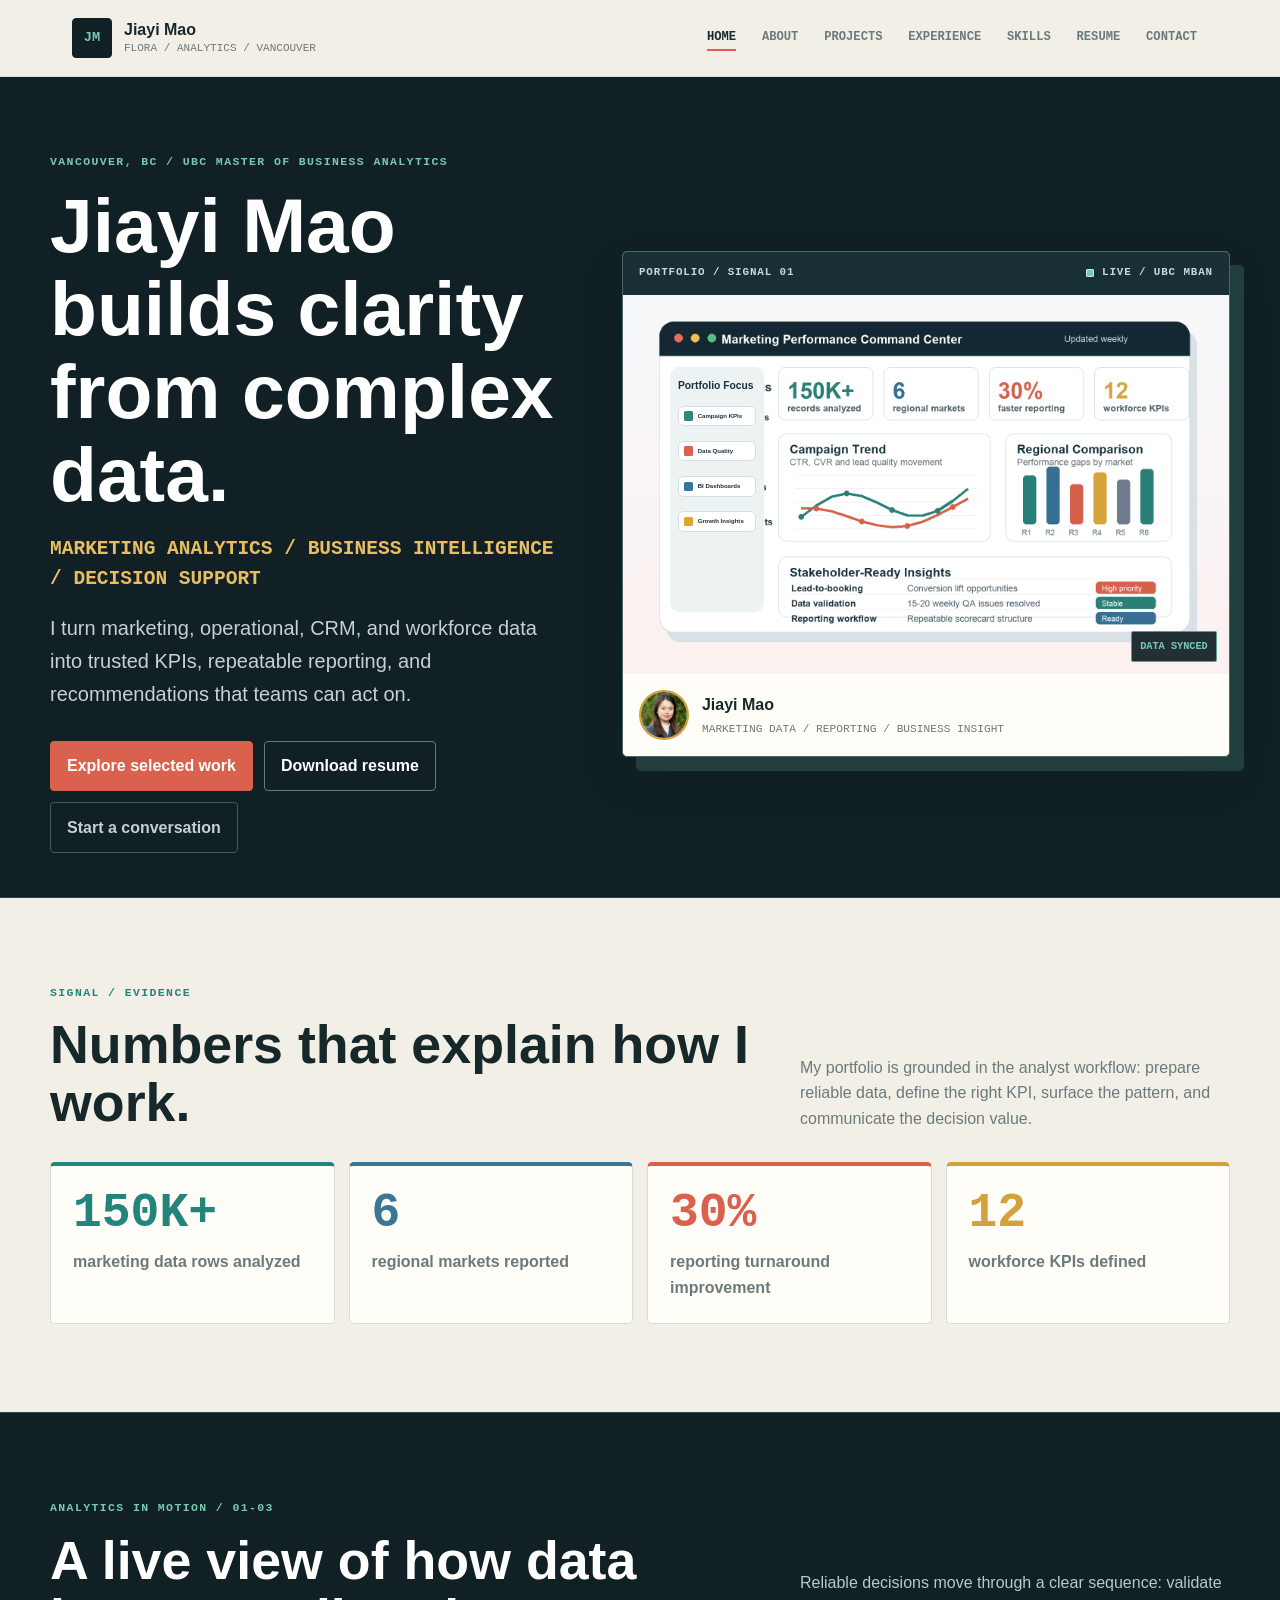
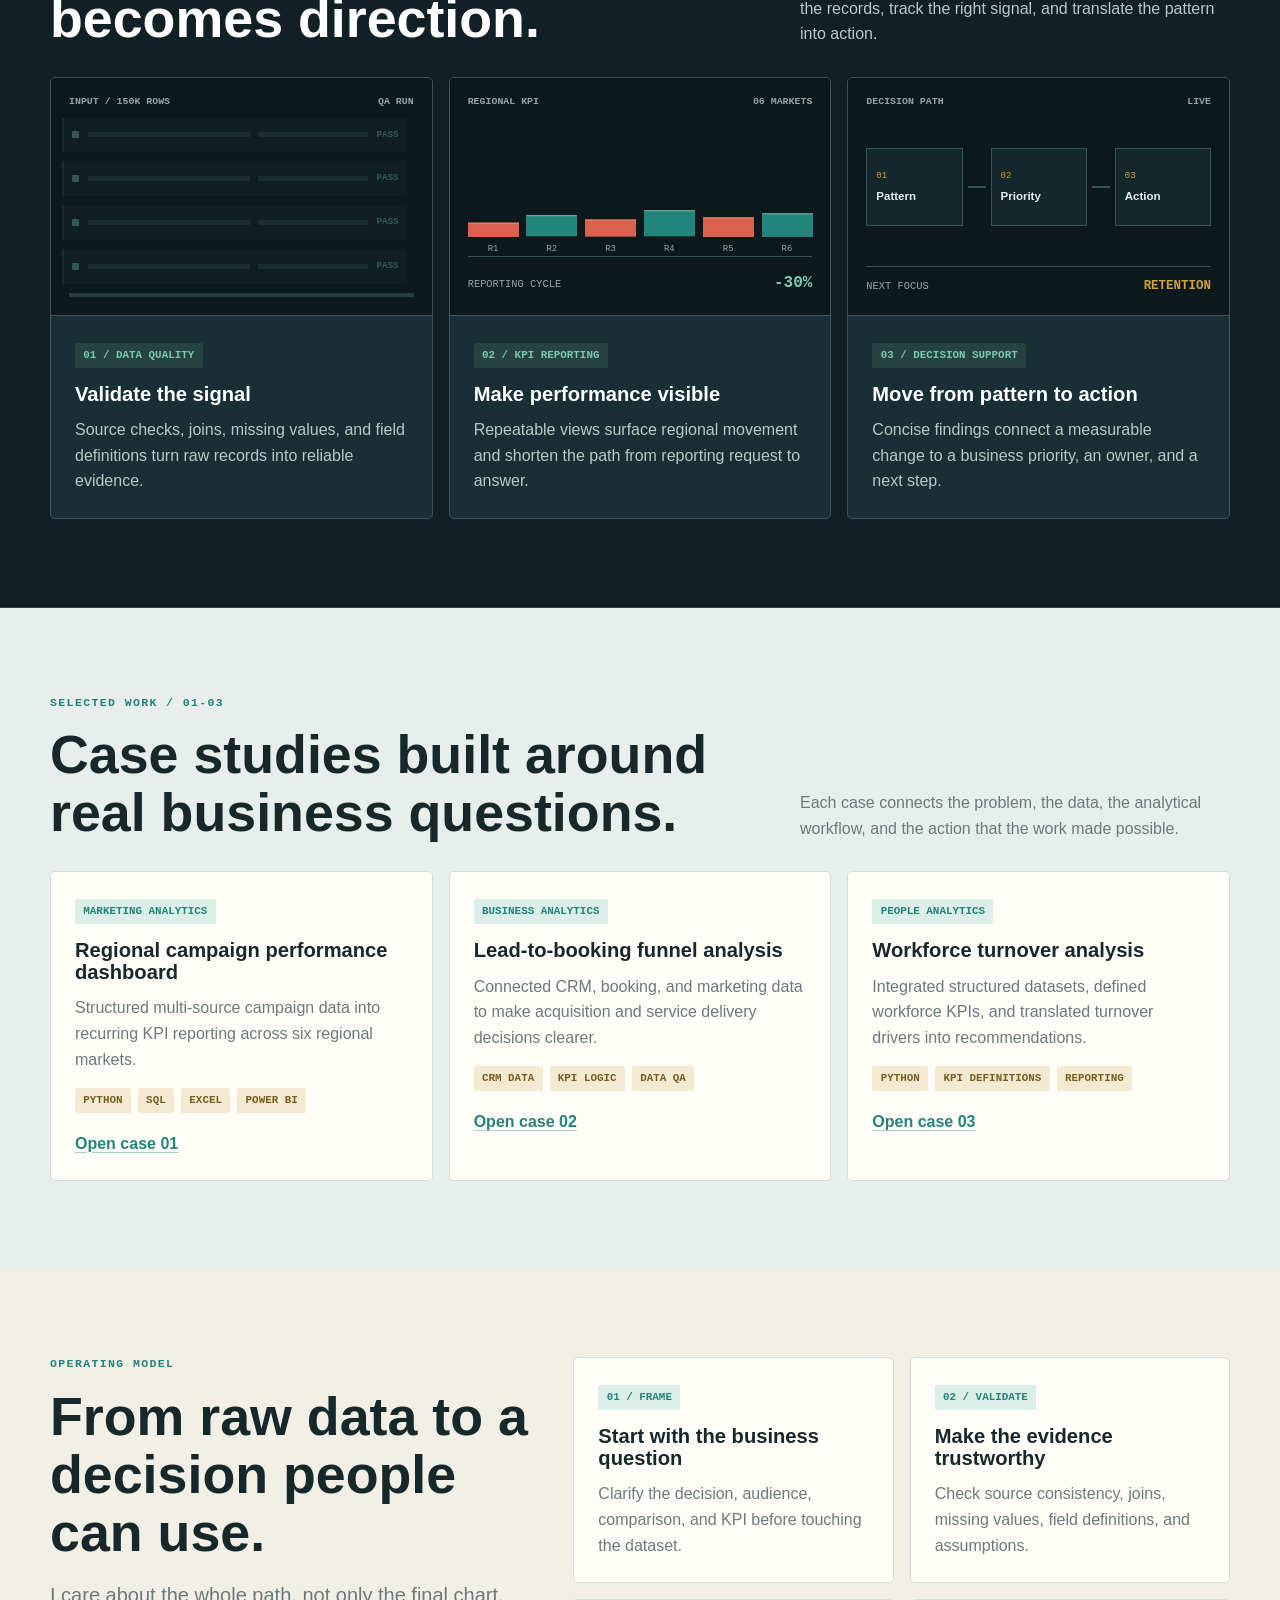
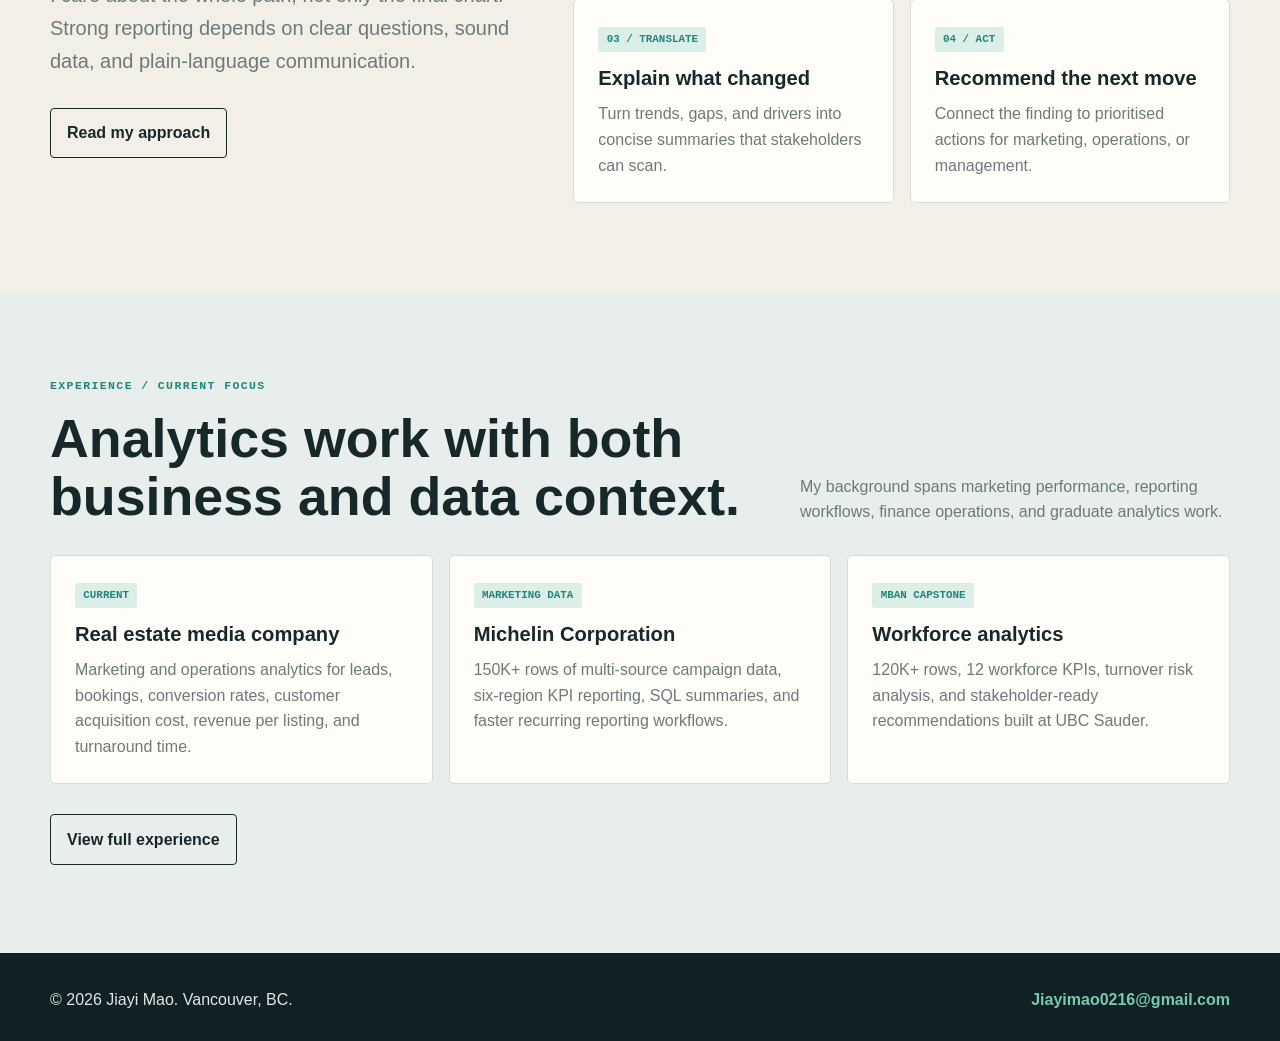
<file: index.html>
<!doctype html>
<html lang="en">
  <head>
    <meta charset="utf-8">
    <meta name="viewport" content="width=device-width, initial-scale=1">
    <meta name="description" content="Jiayi Mao is a Vancouver-based business analytics and marketing intelligence professional focused on KPIs, data quality, reporting, and growth insights.">
    <title>Jiayi Mao | Business Analytics &amp; Marketing Intelligence</title>
    <link rel="stylesheet" href="assets/css/styles.css">
  </head>
  <body data-page="home">
    <a class="skip-link" href="#main">Skip to content</a>
    <header class="site-header">
      <div class="nav-shell">
        <a class="brand" href="index.html" aria-label="Jiayi Mao home">
          <span class="brand-mark">JM</span>
          <span class="brand-text">
            <span class="brand-name">Jiayi Mao</span>
            <span class="brand-role">Flora / Analytics / Vancouver</span>
          </span>
        </a>
        <button class="nav-toggle" type="button" aria-expanded="false" aria-controls="site-nav">Menu</button>
        <nav class="site-nav" id="site-nav" aria-label="Primary navigation">
          <a href="index.html" data-page="home">Home</a>
          <a href="about.html" data-page="about">About</a>
          <a href="projects.html" data-page="projects">Projects</a>
          <a href="experience.html" data-page="experience">Experience</a>
          <a href="skills.html" data-page="skills">Skills</a>
          <a href="resume.html" data-page="resume">Resume</a>
          <a href="contact.html" data-page="contact">Contact</a>
        </nav>
      </div>
    </header>

    <main id="main">
      <section class="hero">
        <div class="hero-grid">
          <div>
            <p class="eyebrow">Vancouver, BC / UBC Master of Business Analytics</p>
            <h1>Jiayi Mao builds clarity from complex data.</h1>
            <p class="hero-subtitle">MARKETING ANALYTICS / BUSINESS INTELLIGENCE / DECISION SUPPORT</p>
            <p class="lead">I turn marketing, operational, CRM, and workforce data into trusted KPIs, repeatable reporting, and recommendations that teams can act on.</p>
            <div class="button-row" aria-label="Primary actions">
              <a class="button primary" href="projects.html">Explore selected work</a>
              <a class="button secondary" href="assets/resume/Jiayi-Mao-Resume-Complete.pdf" download>Download resume</a>
              <a class="button tertiary" href="contact.html">Start a conversation</a>
            </div>
          </div>

          <figure class="hero-visual">
            <div class="visual-topline">
              <span>Portfolio / signal 01</span>
              <span class="live-status"><span class="status-square" aria-hidden="true"></span>Live / UBC MBAN</span>
            </div>
            <div class="dashboard-frame">
              <img src="assets/img/analytics-dashboard.png" alt="Marketing performance dashboard showing campaign trends, regional comparison, and stakeholder-ready insights.">
              <div class="dashboard-focus-overlay" aria-hidden="true">
                <strong>Portfolio Focus</strong>
                <div class="dashboard-focus-list">
                  <span class="dashboard-focus-pill" style="--focus-color: #2f897f"><i></i><b>Campaign KPIs</b></span>
                  <span class="dashboard-focus-pill" style="--focus-color: #dc604c"><i></i><b>Data Quality</b></span>
                  <span class="dashboard-focus-pill" style="--focus-color: #39779a"><i></i><b>BI Dashboards</b></span>
                  <span class="dashboard-focus-pill" style="--focus-color: #dda632"><i></i><b>Growth Insights</b></span>
                </div>
              </div>
              <span class="dashboard-scan" aria-hidden="true"></span>
              <span class="dashboard-sync" aria-hidden="true">Data synced</span>
            </div>
            <figcaption class="visual-caption">
              <span class="portrait-wrap"><img src="assets/img/jiayi-mao.jpg" alt="Portrait of Jiayi Mao"></span>
              <span>
                <strong>Jiayi Mao</strong>
                <small>Marketing data / reporting / business insight</small>
              </span>
            </figcaption>
          </figure>
        </div>
      </section>

      <section class="section">
        <div class="container">
          <div class="section-heading">
            <div>
              <p class="eyebrow">Signal / evidence</p>
              <h2>Numbers that explain how I work.</h2>
            </div>
            <p>My portfolio is grounded in the analyst workflow: prepare reliable data, define the right KPI, surface the pattern, and communicate the decision value.</p>
          </div>
          <div class="metrics-grid" aria-label="Portfolio highlights">
            <div class="metric"><strong data-counter data-target="150" data-suffix="K+">150K+</strong><span>marketing data rows analyzed</span></div>
            <div class="metric"><strong data-counter data-target="6">6</strong><span>regional markets reported</span></div>
            <div class="metric"><strong data-counter data-target="30" data-suffix="%">30%</strong><span>reporting turnaround improvement</span></div>
            <div class="metric"><strong data-counter data-target="12">12</strong><span>workforce KPIs defined</span></div>
          </div>
        </div>
      </section>

      <section class="section motion-section" aria-labelledby="motion-title">
        <div class="container">
          <div class="section-heading">
            <div>
              <p class="eyebrow">Analytics in motion / 01-03</p>
              <h2 id="motion-title">A live view of how data becomes direction.</h2>
            </div>
            <p>Reliable decisions move through a clear sequence: validate the records, track the right signal, and translate the pattern into action.</p>
          </div>

          <div class="motion-grid">
            <article class="motion-card">
              <div class="motion-stage quality-stage" aria-hidden="true">
                <div class="stage-label"><span>INPUT / 150K ROWS</span><span>QA RUN</span></div>
                <div class="quality-row" style="--row: 0"><i></i><span></span><span></span><b>PASS</b></div>
                <div class="quality-row" style="--row: 1"><i></i><span></span><span></span><b>PASS</b></div>
                <div class="quality-row" style="--row: 2"><i></i><span></span><span></span><b>PASS</b></div>
                <div class="quality-row" style="--row: 3"><i></i><span></span><span></span><b>PASS</b></div>
                <div class="quality-progress"><span></span></div>
              </div>
              <div class="motion-copy">
                <span class="card-tag">01 / Data quality</span>
                <h3>Validate the signal</h3>
                <p>Source checks, joins, missing values, and field definitions turn raw records into reliable evidence.</p>
              </div>
            </article>

            <article class="motion-card">
              <div class="motion-stage kpi-stage" aria-hidden="true">
                <div class="stage-label"><span>REGIONAL KPI</span><span>06 MARKETS</span></div>
                <div class="kpi-chart">
                  <span class="kpi-bar" style="--bar: 48%; --column: 0"><i></i><small>R1</small></span>
                  <span class="kpi-bar" style="--bar: 71%; --column: 1"><i></i><small>R2</small></span>
                  <span class="kpi-bar" style="--bar: 57%; --column: 2"><i></i><small>R3</small></span>
                  <span class="kpi-bar" style="--bar: 88%; --column: 3"><i></i><small>R4</small></span>
                  <span class="kpi-bar" style="--bar: 66%; --column: 4"><i></i><small>R5</small></span>
                  <span class="kpi-bar" style="--bar: 79%; --column: 5"><i></i><small>R6</small></span>
                </div>
                <div class="kpi-readout"><span>Reporting cycle</span><strong>-30%</strong></div>
              </div>
              <div class="motion-copy">
                <span class="card-tag">02 / KPI reporting</span>
                <h3>Make performance visible</h3>
                <p>Repeatable views surface regional movement and shorten the path from reporting request to answer.</p>
              </div>
            </article>

            <article class="motion-card">
              <div class="motion-stage decision-stage" aria-hidden="true">
                <div class="stage-label"><span>DECISION PATH</span><span>LIVE</span></div>
                <div class="decision-track">
                  <div class="decision-node" style="--step: 0"><span>01</span><strong>Pattern</strong></div>
                  <div class="decision-link"><span></span></div>
                  <div class="decision-node" style="--step: 1"><span>02</span><strong>Priority</strong></div>
                  <div class="decision-link"><span></span></div>
                  <div class="decision-node" style="--step: 2"><span>03</span><strong>Action</strong></div>
                </div>
                <div class="decision-readout"><span>Next focus</span><strong>Retention</strong></div>
              </div>
              <div class="motion-copy">
                <span class="card-tag">03 / Decision support</span>
                <h3>Move from pattern to action</h3>
                <p>Concise findings connect a measurable change to a business priority, an owner, and a next step.</p>
              </div>
            </article>
          </div>
        </div>
      </section>

      <section class="section alt">
        <div class="container">
          <div class="section-heading">
            <div>
              <p class="eyebrow">Selected work / 01-03</p>
              <h2>Case studies built around real business questions.</h2>
            </div>
            <p>Each case connects the problem, the data, the analytical workflow, and the action that the work made possible.</p>
          </div>
          <div class="cards-grid">
            <article class="project-card">
              <span class="card-tag">Marketing analytics</span>
              <h3>Regional campaign performance dashboard</h3>
              <p>Structured multi-source campaign data into recurring KPI reporting across six regional markets.</p>
              <div class="tool-tags">
                <span class="tool-tag">Python</span>
                <span class="tool-tag">SQL</span>
                <span class="tool-tag">Excel</span>
                <span class="tool-tag">Power BI</span>
              </div>
              <a class="text-link" href="projects.html#regional-dashboard">Open case 01</a>
            </article>
            <article class="project-card">
              <span class="card-tag">Business analytics</span>
              <h3>Lead-to-booking funnel analysis</h3>
              <p>Connected CRM, booking, and marketing data to make acquisition and service delivery decisions clearer.</p>
              <div class="tool-tags">
                <span class="tool-tag">CRM data</span>
                <span class="tool-tag">KPI logic</span>
                <span class="tool-tag">Data QA</span>
              </div>
              <a class="text-link" href="projects.html#funnel-analysis">Open case 02</a>
            </article>
            <article class="project-card">
              <span class="card-tag">People analytics</span>
              <h3>Workforce turnover analysis</h3>
              <p>Integrated structured datasets, defined workforce KPIs, and translated turnover drivers into recommendations.</p>
              <div class="tool-tags">
                <span class="tool-tag">Python</span>
                <span class="tool-tag">KPI definitions</span>
                <span class="tool-tag">Reporting</span>
              </div>
              <a class="text-link" href="projects.html#workforce-analytics">Open case 03</a>
            </article>
          </div>
        </div>
      </section>

      <section class="section">
        <div class="container split-grid">
          <div>
            <p class="eyebrow">Operating model</p>
            <h2>From raw data to a decision people can use.</h2>
            <p class="lead">I care about the whole path, not only the final chart. Strong reporting depends on clear questions, sound data, and plain-language communication.</p>
            <div class="button-row">
              <a class="button secondary" href="about.html">Read my approach</a>
            </div>
          </div>
          <div class="cards-grid two">
            <article class="card">
              <span class="card-tag">01 / Frame</span>
              <h3>Start with the business question</h3>
              <p>Clarify the decision, audience, comparison, and KPI before touching the dataset.</p>
            </article>
            <article class="card">
              <span class="card-tag">02 / Validate</span>
              <h3>Make the evidence trustworthy</h3>
              <p>Check source consistency, joins, missing values, field definitions, and assumptions.</p>
            </article>
            <article class="card">
              <span class="card-tag">03 / Translate</span>
              <h3>Explain what changed</h3>
              <p>Turn trends, gaps, and drivers into concise summaries that stakeholders can scan.</p>
            </article>
            <article class="card">
              <span class="card-tag">04 / Act</span>
              <h3>Recommend the next move</h3>
              <p>Connect the finding to prioritised actions for marketing, operations, or management.</p>
            </article>
          </div>
        </div>
      </section>

      <section class="section alt">
        <div class="container">
          <div class="section-heading">
            <div>
              <p class="eyebrow">Experience / current focus</p>
              <h2>Analytics work with both business and data context.</h2>
            </div>
            <p>My background spans marketing performance, reporting workflows, finance operations, and graduate analytics work.</p>
          </div>
          <div class="cards-grid">
            <article class="card">
              <span class="card-tag">Current</span>
              <h3>Real estate media company</h3>
              <p>Marketing and operations analytics for leads, bookings, conversion rates, customer acquisition cost, revenue per listing, and turnaround time.</p>
            </article>
            <article class="card">
              <span class="card-tag">Marketing data</span>
              <h3>Michelin Corporation</h3>
              <p>150K+ rows of multi-source campaign data, six-region KPI reporting, SQL summaries, and faster recurring reporting workflows.</p>
            </article>
            <article class="card">
              <span class="card-tag">MBAN capstone</span>
              <h3>Workforce analytics</h3>
              <p>120K+ rows, 12 workforce KPIs, turnover risk analysis, and stakeholder-ready recommendations built at UBC Sauder.</p>
            </article>
          </div>
          <div class="button-row">
            <a class="button secondary" href="experience.html">View full experience</a>
          </div>
        </div>
      </section>
    </main>

    <footer class="footer">
      <div class="container">
        <p>&copy; <span class="current-year"></span> Jiayi Mao. Vancouver, BC.</p>
        <p><a href="mailto:Jiayimao0216@gmail.com">Jiayimao0216@gmail.com</a></p>
      </div>
    </footer>
    <script src="assets/js/site.js"></script>
  </body>
</html>
</file>
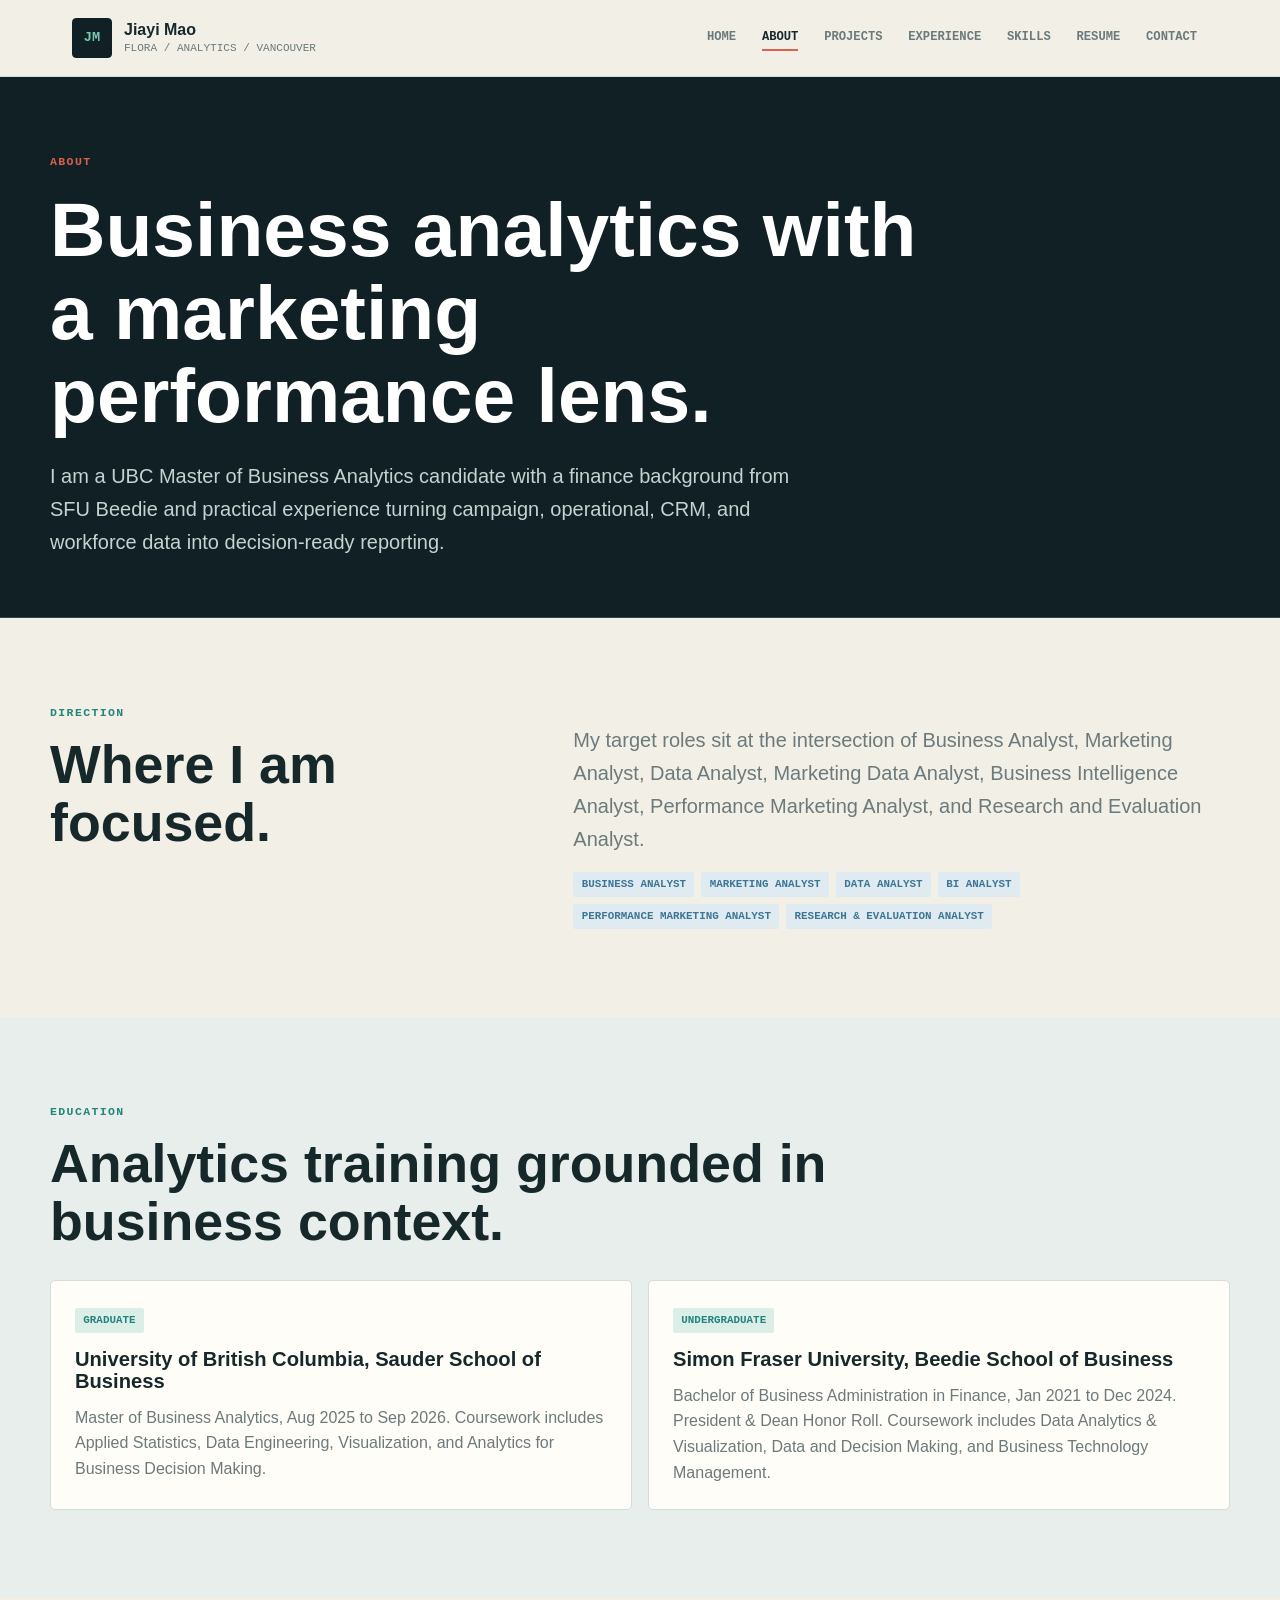
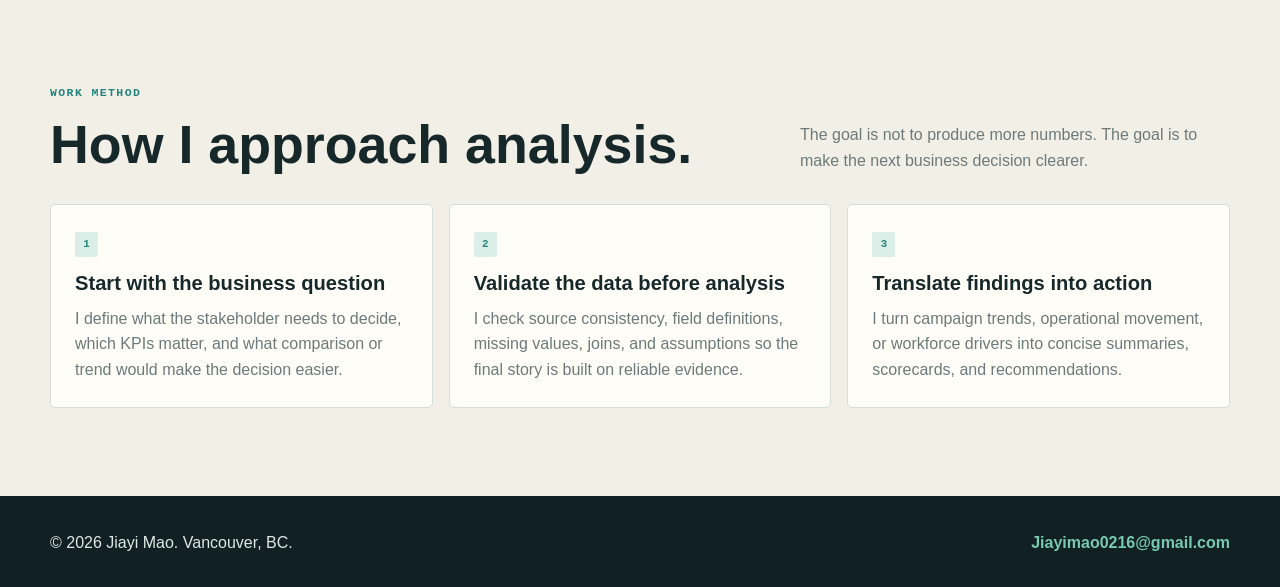
<file: about.html>
<!doctype html>
<html lang="en">
  <head>
    <meta charset="utf-8">
    <meta name="viewport" content="width=device-width, initial-scale=1">
    <meta name="description" content="About Jiayi Mao, UBC Master of Business Analytics candidate focused on business analytics, marketing analytics, and KPI reporting.">
    <title>About | Jiayi Mao</title>
    <link rel="stylesheet" href="assets/css/styles.css">
  </head>
  <body data-page="about">
    <a class="skip-link" href="#main">Skip to content</a>
    <header class="site-header">
      <div class="nav-shell">
        <a class="brand" href="index.html" aria-label="Jiayi Mao home">
          <span class="brand-mark">JM</span>
          <span class="brand-text">
            <span class="brand-name">Jiayi Mao</span>
            <span class="brand-role">Flora / Analytics / Vancouver</span>
          </span>
        </a>
        <button class="nav-toggle" type="button" aria-expanded="false" aria-controls="site-nav">Menu</button>
        <nav class="site-nav" id="site-nav" aria-label="Primary navigation">
          <a href="index.html" data-page="home">Home</a>
          <a href="about.html" data-page="about">About</a>
          <a href="projects.html" data-page="projects">Projects</a>
          <a href="experience.html" data-page="experience">Experience</a>
          <a href="skills.html" data-page="skills">Skills</a>
          <a href="resume.html" data-page="resume">Resume</a>
          <a href="contact.html" data-page="contact">Contact</a>
        </nav>
      </div>
    </header>

    <main id="main">
      <section class="page-hero">
        <div class="container">
          <p class="breadcrumb">About</p>
          <h1>Business analytics with a marketing performance lens.</h1>
          <p class="lead">I am a UBC Master of Business Analytics candidate with a finance background from SFU Beedie and practical experience turning campaign, operational, CRM, and workforce data into decision-ready reporting.</p>
        </div>
      </section>

      <section class="page-section">
        <div class="container split-grid">
          <div>
            <p class="eyebrow">Direction</p>
            <h2>Where I am focused.</h2>
          </div>
          <div>
            <p class="lead">My target roles sit at the intersection of Business Analyst, Marketing Analyst, Data Analyst, Marketing Data Analyst, Business Intelligence Analyst, Performance Marketing Analyst, and Research and Evaluation Analyst.</p>
            <div class="role-tags">
              <span class="role-tag">Business Analyst</span>
              <span class="role-tag">Marketing Analyst</span>
              <span class="role-tag">Data Analyst</span>
              <span class="role-tag">BI Analyst</span>
              <span class="role-tag">Performance Marketing Analyst</span>
              <span class="role-tag">Research &amp; Evaluation Analyst</span>
            </div>
          </div>
        </div>
      </section>

      <section class="page-section alt">
        <div class="container">
          <div class="section-heading">
            <div>
              <p class="eyebrow">Education</p>
              <h2>Analytics training grounded in business context.</h2>
            </div>
          </div>
          <div class="cards-grid two">
            <article class="card">
              <span class="card-tag">Graduate</span>
              <h3>University of British Columbia, Sauder School of Business</h3>
              <p>Master of Business Analytics, Aug 2025 to Sep 2026. Coursework includes Applied Statistics, Data Engineering, Visualization, and Analytics for Business Decision Making.</p>
            </article>
            <article class="card">
              <span class="card-tag">Undergraduate</span>
              <h3>Simon Fraser University, Beedie School of Business</h3>
              <p>Bachelor of Business Administration in Finance, Jan 2021 to Dec 2024. President &amp; Dean Honor Roll. Coursework includes Data Analytics &amp; Visualization, Data and Decision Making, and Business Technology Management.</p>
            </article>
          </div>
        </div>
      </section>

      <section class="page-section">
        <div class="container">
          <div class="section-heading">
            <div>
              <p class="eyebrow">Work Method</p>
              <h2>How I approach analysis.</h2>
            </div>
            <p>The goal is not to produce more numbers. The goal is to make the next business decision clearer.</p>
          </div>
          <div class="cards-grid">
            <article class="card">
              <span class="card-tag">1</span>
              <h3>Start with the business question</h3>
              <p>I define what the stakeholder needs to decide, which KPIs matter, and what comparison or trend would make the decision easier.</p>
            </article>
            <article class="card">
              <span class="card-tag">2</span>
              <h3>Validate the data before analysis</h3>
              <p>I check source consistency, field definitions, missing values, joins, and assumptions so the final story is built on reliable evidence.</p>
            </article>
            <article class="card">
              <span class="card-tag">3</span>
              <h3>Translate findings into action</h3>
              <p>I turn campaign trends, operational movement, or workforce drivers into concise summaries, scorecards, and recommendations.</p>
            </article>
          </div>
        </div>
      </section>
    </main>

    <footer class="footer">
      <div class="container">
        <p>&copy; <span class="current-year"></span> Jiayi Mao. Vancouver, BC.</p>
        <p><a href="mailto:Jiayimao0216@gmail.com">Jiayimao0216@gmail.com</a></p>
      </div>
    </footer>
    <script src="assets/js/site.js"></script>
  </body>
</html>
</file>
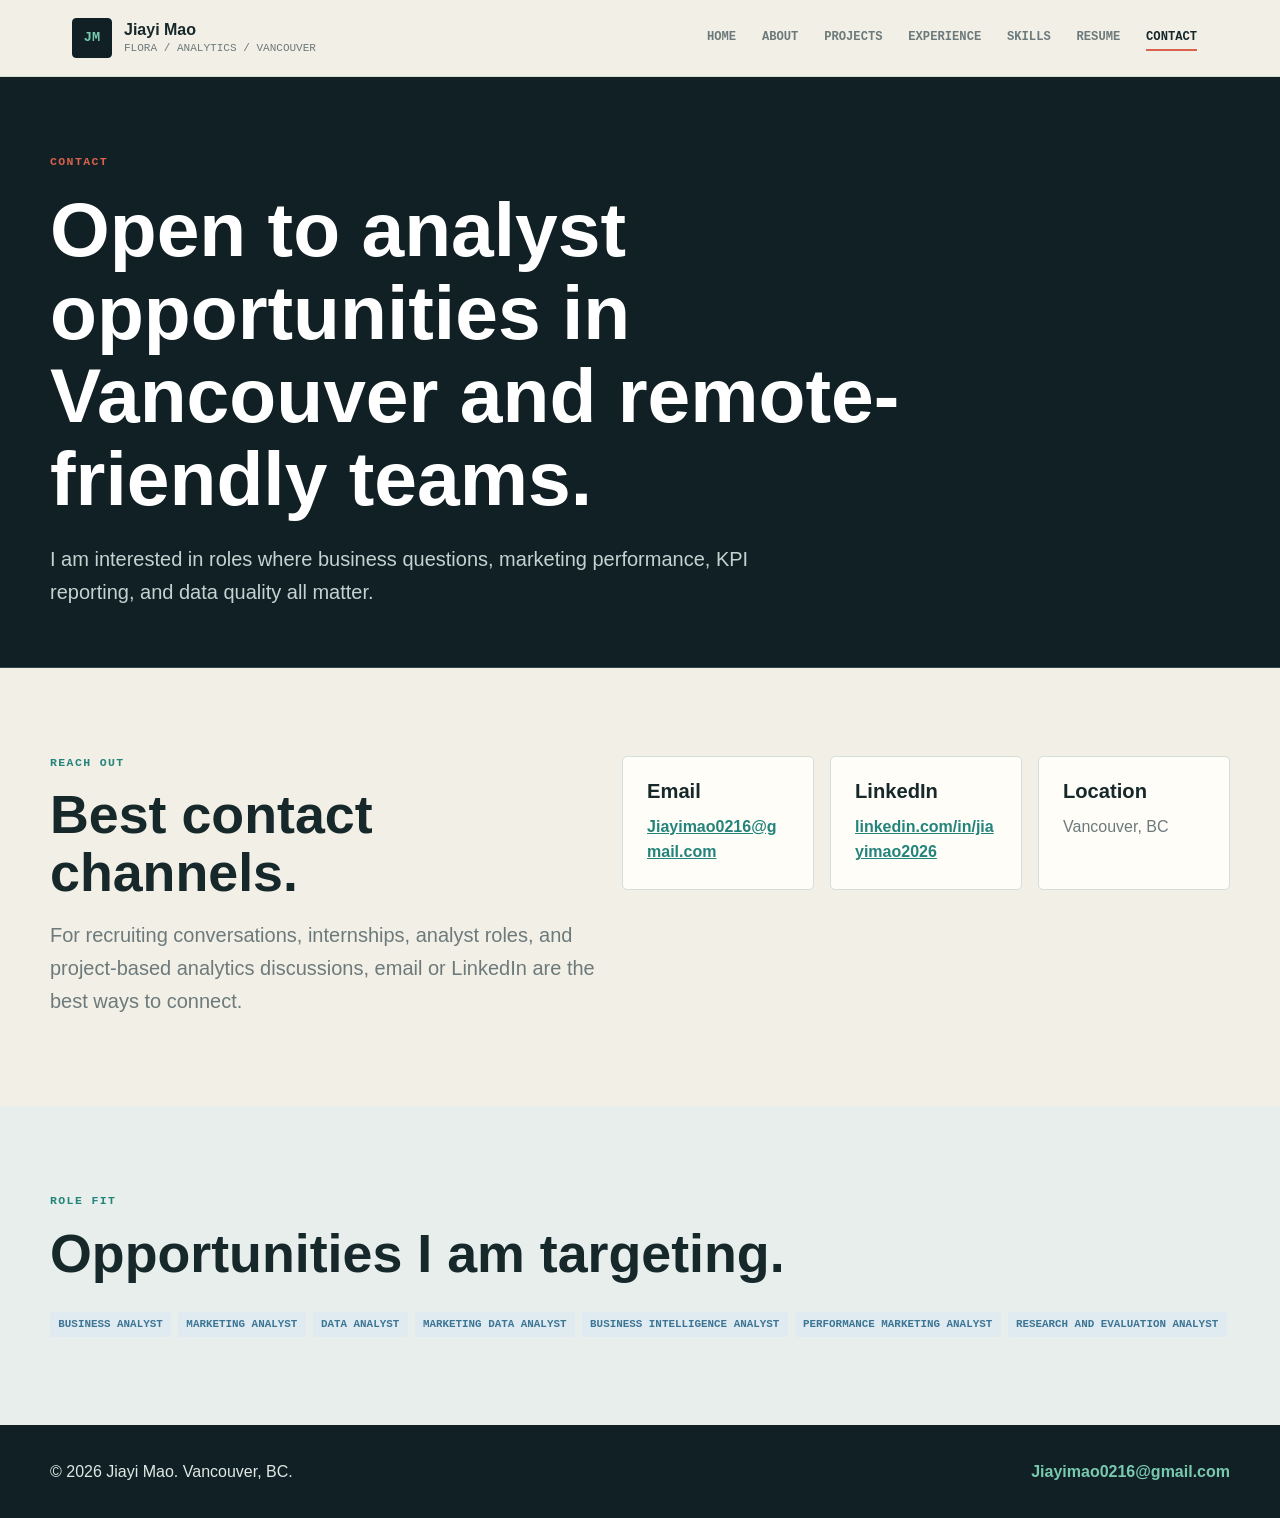
<file: contact.html>
<!doctype html>
<html lang="en">
  <head>
    <meta charset="utf-8">
    <meta name="viewport" content="width=device-width, initial-scale=1">
    <meta name="description" content="Contact Jiayi Mao for marketing analytics, business analytics, and business intelligence opportunities.">
    <title>Contact | Jiayi Mao</title>
    <link rel="stylesheet" href="assets/css/styles.css">
  </head>
  <body data-page="contact">
    <a class="skip-link" href="#main">Skip to content</a>
    <header class="site-header">
      <div class="nav-shell">
        <a class="brand" href="index.html" aria-label="Jiayi Mao home">
          <span class="brand-mark">JM</span>
          <span class="brand-text">
            <span class="brand-name">Jiayi Mao</span>
            <span class="brand-role">Flora / Analytics / Vancouver</span>
          </span>
        </a>
        <button class="nav-toggle" type="button" aria-expanded="false" aria-controls="site-nav">Menu</button>
        <nav class="site-nav" id="site-nav" aria-label="Primary navigation">
          <a href="index.html" data-page="home">Home</a>
          <a href="about.html" data-page="about">About</a>
          <a href="projects.html" data-page="projects">Projects</a>
          <a href="experience.html" data-page="experience">Experience</a>
          <a href="skills.html" data-page="skills">Skills</a>
          <a href="resume.html" data-page="resume">Resume</a>
          <a href="contact.html" data-page="contact">Contact</a>
        </nav>
      </div>
    </header>

    <main id="main">
      <section class="page-hero">
        <div class="container">
          <p class="breadcrumb">Contact</p>
          <h1>Open to analyst opportunities in Vancouver and remote-friendly teams.</h1>
          <p class="lead">I am interested in roles where business questions, marketing performance, KPI reporting, and data quality all matter.</p>
        </div>
      </section>

      <section class="page-section">
        <div class="container contact-grid">
          <div>
            <p class="eyebrow">Reach Out</p>
            <h2>Best contact channels.</h2>
            <p class="lead">For recruiting conversations, internships, analyst roles, and project-based analytics discussions, email or LinkedIn are the best ways to connect.</p>
          </div>
          <div class="cards-grid">
            <article class="contact-method">
              <h3>Email</h3>
              <p><a href="mailto:Jiayimao0216@gmail.com">Jiayimao0216@gmail.com</a></p>
            </article>
            <article class="contact-method">
              <h3>LinkedIn</h3>
              <p><a href="https://www.linkedin.com/in/jiayimao2026">linkedin.com/in/jiayimao2026</a></p>
            </article>
            <article class="contact-method">
              <h3>Location</h3>
              <p>Vancouver, BC</p>
            </article>
          </div>
        </div>
      </section>

      <section class="page-section alt">
        <div class="container">
          <div class="section-heading">
            <div>
              <p class="eyebrow">Role Fit</p>
              <h2>Opportunities I am targeting.</h2>
            </div>
          </div>
          <div class="role-tags">
            <span class="role-tag">Business Analyst</span>
            <span class="role-tag">Marketing Analyst</span>
            <span class="role-tag">Data Analyst</span>
            <span class="role-tag">Marketing Data Analyst</span>
            <span class="role-tag">Business Intelligence Analyst</span>
            <span class="role-tag">Performance Marketing Analyst</span>
            <span class="role-tag">Research and Evaluation Analyst</span>
          </div>
        </div>
      </section>
    </main>

    <footer class="footer">
      <div class="container">
        <p>&copy; <span class="current-year"></span> Jiayi Mao. Vancouver, BC.</p>
        <p><a href="mailto:Jiayimao0216@gmail.com">Jiayimao0216@gmail.com</a></p>
      </div>
    </footer>
    <script src="assets/js/site.js"></script>
  </body>
</html>
</file>
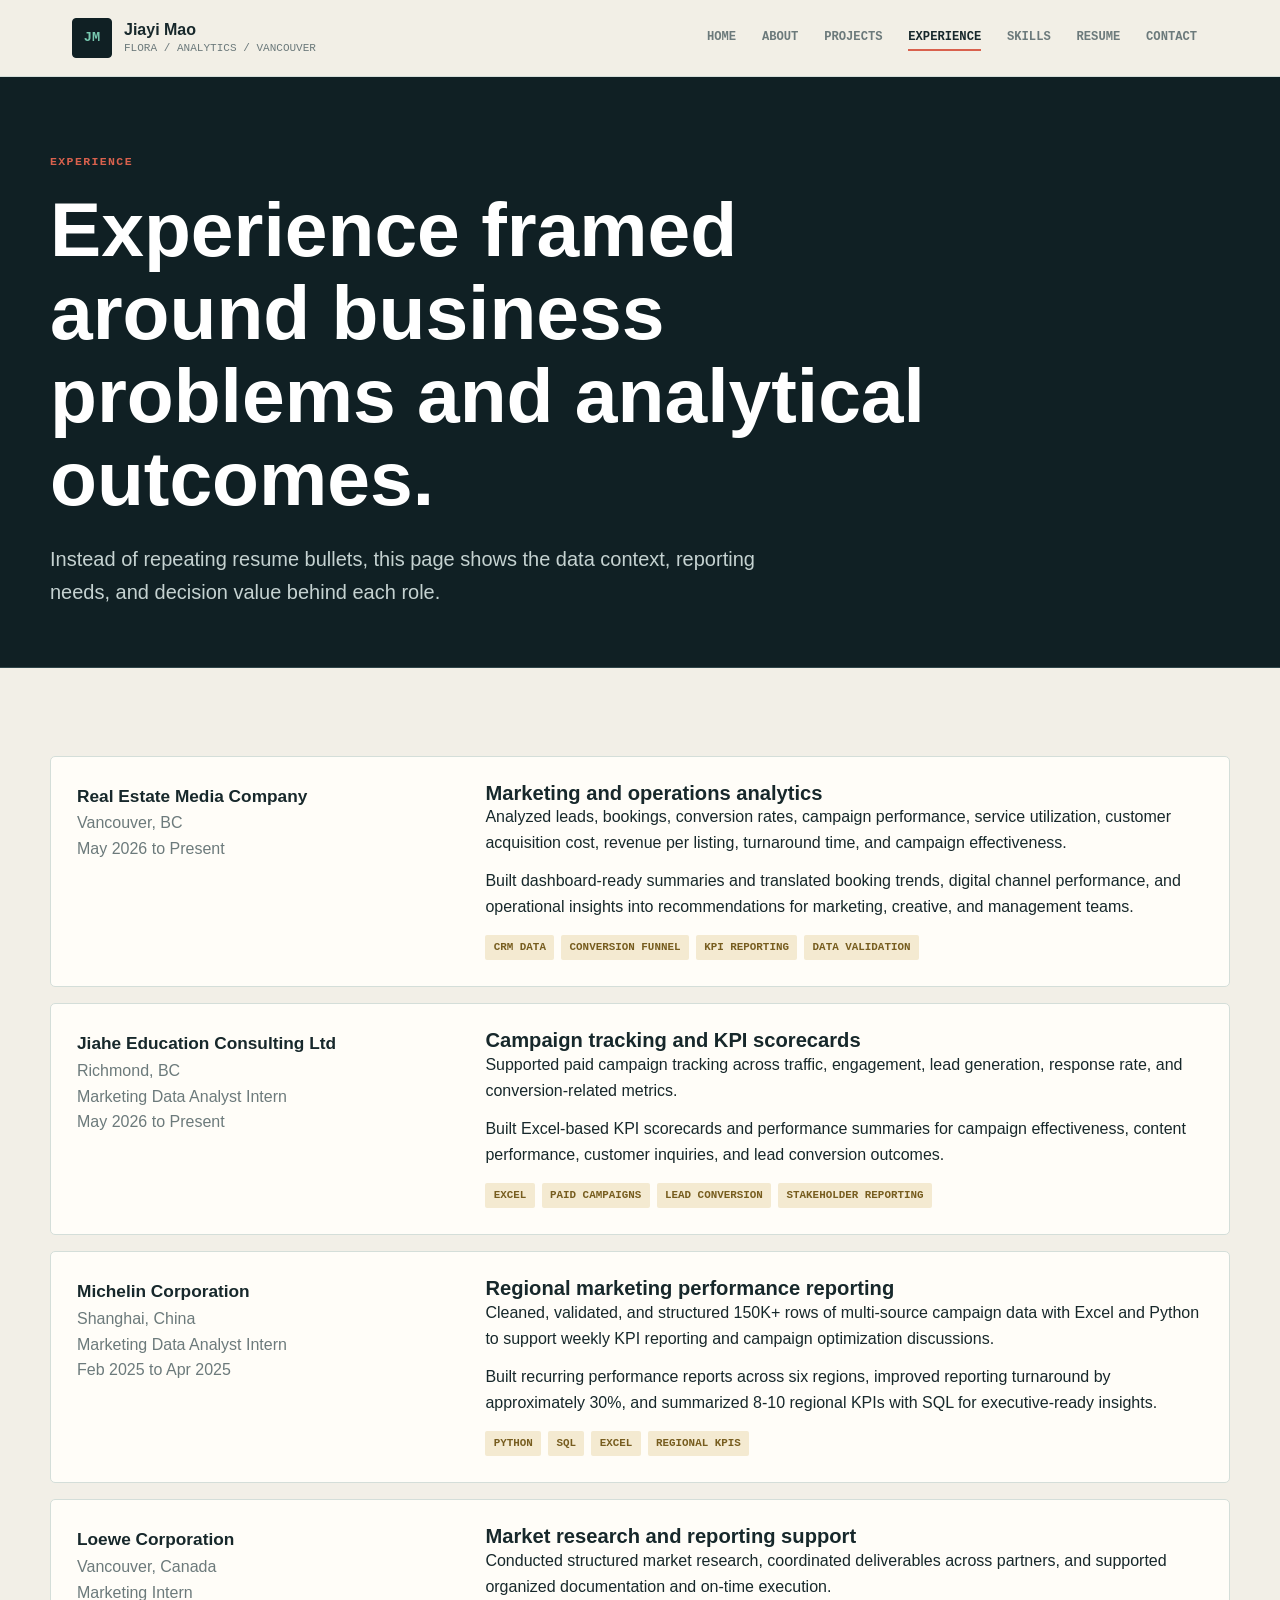
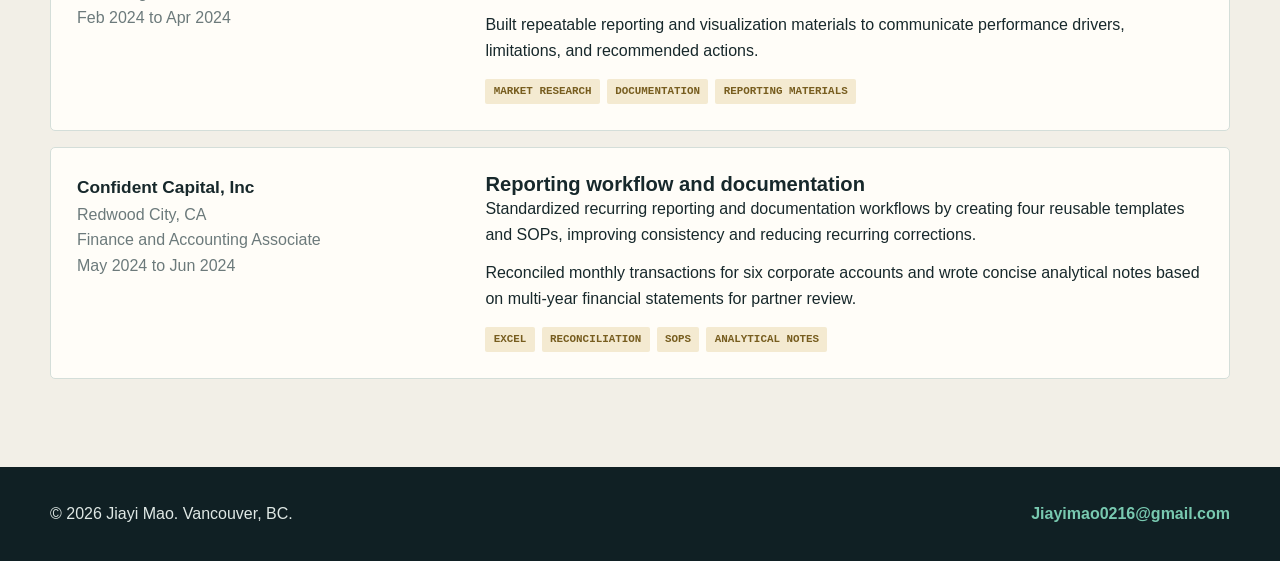
<file: experience.html>
<!doctype html>
<html lang="en">
  <head>
    <meta charset="utf-8">
    <meta name="viewport" content="width=device-width, initial-scale=1">
    <meta name="description" content="Professional experience for Jiayi Mao across marketing analytics, business reporting, data validation, finance, and project support.">
    <title>Experience | Jiayi Mao</title>
    <link rel="stylesheet" href="assets/css/styles.css">
  </head>
  <body data-page="experience">
    <a class="skip-link" href="#main">Skip to content</a>
    <header class="site-header">
      <div class="nav-shell">
        <a class="brand" href="index.html" aria-label="Jiayi Mao home">
          <span class="brand-mark">JM</span>
          <span class="brand-text">
            <span class="brand-name">Jiayi Mao</span>
            <span class="brand-role">Flora / Analytics / Vancouver</span>
          </span>
        </a>
        <button class="nav-toggle" type="button" aria-expanded="false" aria-controls="site-nav">Menu</button>
        <nav class="site-nav" id="site-nav" aria-label="Primary navigation">
          <a href="index.html" data-page="home">Home</a>
          <a href="about.html" data-page="about">About</a>
          <a href="projects.html" data-page="projects">Projects</a>
          <a href="experience.html" data-page="experience">Experience</a>
          <a href="skills.html" data-page="skills">Skills</a>
          <a href="resume.html" data-page="resume">Resume</a>
          <a href="contact.html" data-page="contact">Contact</a>
        </nav>
      </div>
    </header>

    <main id="main">
      <section class="page-hero">
        <div class="container">
          <p class="breadcrumb">Experience</p>
          <h1>Experience framed around business problems and analytical outcomes.</h1>
          <p class="lead">Instead of repeating resume bullets, this page shows the data context, reporting needs, and decision value behind each role.</p>
        </div>
      </section>

      <section class="page-section">
        <div class="container experience-list">
          <article class="experience-item">
            <div class="experience-meta">
              <strong>Real Estate Media Company</strong>
              <span>Vancouver, BC</span><br>
              <span>May 2026 to Present</span>
            </div>
            <div class="experience-body">
              <h3>Marketing and operations analytics</h3>
              <p>Analyzed leads, bookings, conversion rates, campaign performance, service utilization, customer acquisition cost, revenue per listing, turnaround time, and campaign effectiveness.</p>
              <p>Built dashboard-ready summaries and translated booking trends, digital channel performance, and operational insights into recommendations for marketing, creative, and management teams.</p>
              <div class="tool-tags">
                <span class="tool-tag">CRM Data</span>
                <span class="tool-tag">Conversion Funnel</span>
                <span class="tool-tag">KPI Reporting</span>
                <span class="tool-tag">Data Validation</span>
              </div>
            </div>
          </article>

          <article class="experience-item">
            <div class="experience-meta">
              <strong>Jiahe Education Consulting Ltd</strong>
              <span>Richmond, BC</span><br>
              <span>Marketing Data Analyst Intern</span><br>
              <span>May 2026 to Present</span>
            </div>
            <div class="experience-body">
              <h3>Campaign tracking and KPI scorecards</h3>
              <p>Supported paid campaign tracking across traffic, engagement, lead generation, response rate, and conversion-related metrics.</p>
              <p>Built Excel-based KPI scorecards and performance summaries for campaign effectiveness, content performance, customer inquiries, and lead conversion outcomes.</p>
              <div class="tool-tags">
                <span class="tool-tag">Excel</span>
                <span class="tool-tag">Paid Campaigns</span>
                <span class="tool-tag">Lead Conversion</span>
                <span class="tool-tag">Stakeholder Reporting</span>
              </div>
            </div>
          </article>

          <article class="experience-item">
            <div class="experience-meta">
              <strong>Michelin Corporation</strong>
              <span>Shanghai, China</span><br>
              <span>Marketing Data Analyst Intern</span><br>
              <span>Feb 2025 to Apr 2025</span>
            </div>
            <div class="experience-body">
              <h3>Regional marketing performance reporting</h3>
              <p>Cleaned, validated, and structured 150K+ rows of multi-source campaign data with Excel and Python to support weekly KPI reporting and campaign optimization discussions.</p>
              <p>Built recurring performance reports across six regions, improved reporting turnaround by approximately 30%, and summarized 8-10 regional KPIs with SQL for executive-ready insights.</p>
              <div class="tool-tags">
                <span class="tool-tag">Python</span>
                <span class="tool-tag">SQL</span>
                <span class="tool-tag">Excel</span>
                <span class="tool-tag">Regional KPIs</span>
              </div>
            </div>
          </article>

          <article class="experience-item">
            <div class="experience-meta">
              <strong>Loewe Corporation</strong>
              <span>Vancouver, Canada</span><br>
              <span>Marketing Intern</span><br>
              <span>Feb 2024 to Apr 2024</span>
            </div>
            <div class="experience-body">
              <h3>Market research and reporting support</h3>
              <p>Conducted structured market research, coordinated deliverables across partners, and supported organized documentation and on-time execution.</p>
              <p>Built repeatable reporting and visualization materials to communicate performance drivers, limitations, and recommended actions.</p>
              <div class="tool-tags">
                <span class="tool-tag">Market Research</span>
                <span class="tool-tag">Documentation</span>
                <span class="tool-tag">Reporting Materials</span>
              </div>
            </div>
          </article>

          <article class="experience-item">
            <div class="experience-meta">
              <strong>Confident Capital, Inc</strong>
              <span>Redwood City, CA</span><br>
              <span>Finance and Accounting Associate</span><br>
              <span>May 2024 to Jun 2024</span>
            </div>
            <div class="experience-body">
              <h3>Reporting workflow and documentation</h3>
              <p>Standardized recurring reporting and documentation workflows by creating four reusable templates and SOPs, improving consistency and reducing recurring corrections.</p>
              <p>Reconciled monthly transactions for six corporate accounts and wrote concise analytical notes based on multi-year financial statements for partner review.</p>
              <div class="tool-tags">
                <span class="tool-tag">Excel</span>
                <span class="tool-tag">Reconciliation</span>
                <span class="tool-tag">SOPs</span>
                <span class="tool-tag">Analytical Notes</span>
              </div>
            </div>
          </article>
        </div>
      </section>
    </main>

    <footer class="footer">
      <div class="container">
        <p>&copy; <span class="current-year"></span> Jiayi Mao. Vancouver, BC.</p>
        <p><a href="mailto:Jiayimao0216@gmail.com">Jiayimao0216@gmail.com</a></p>
      </div>
    </footer>
    <script src="assets/js/site.js"></script>
  </body>
</html>
</file>
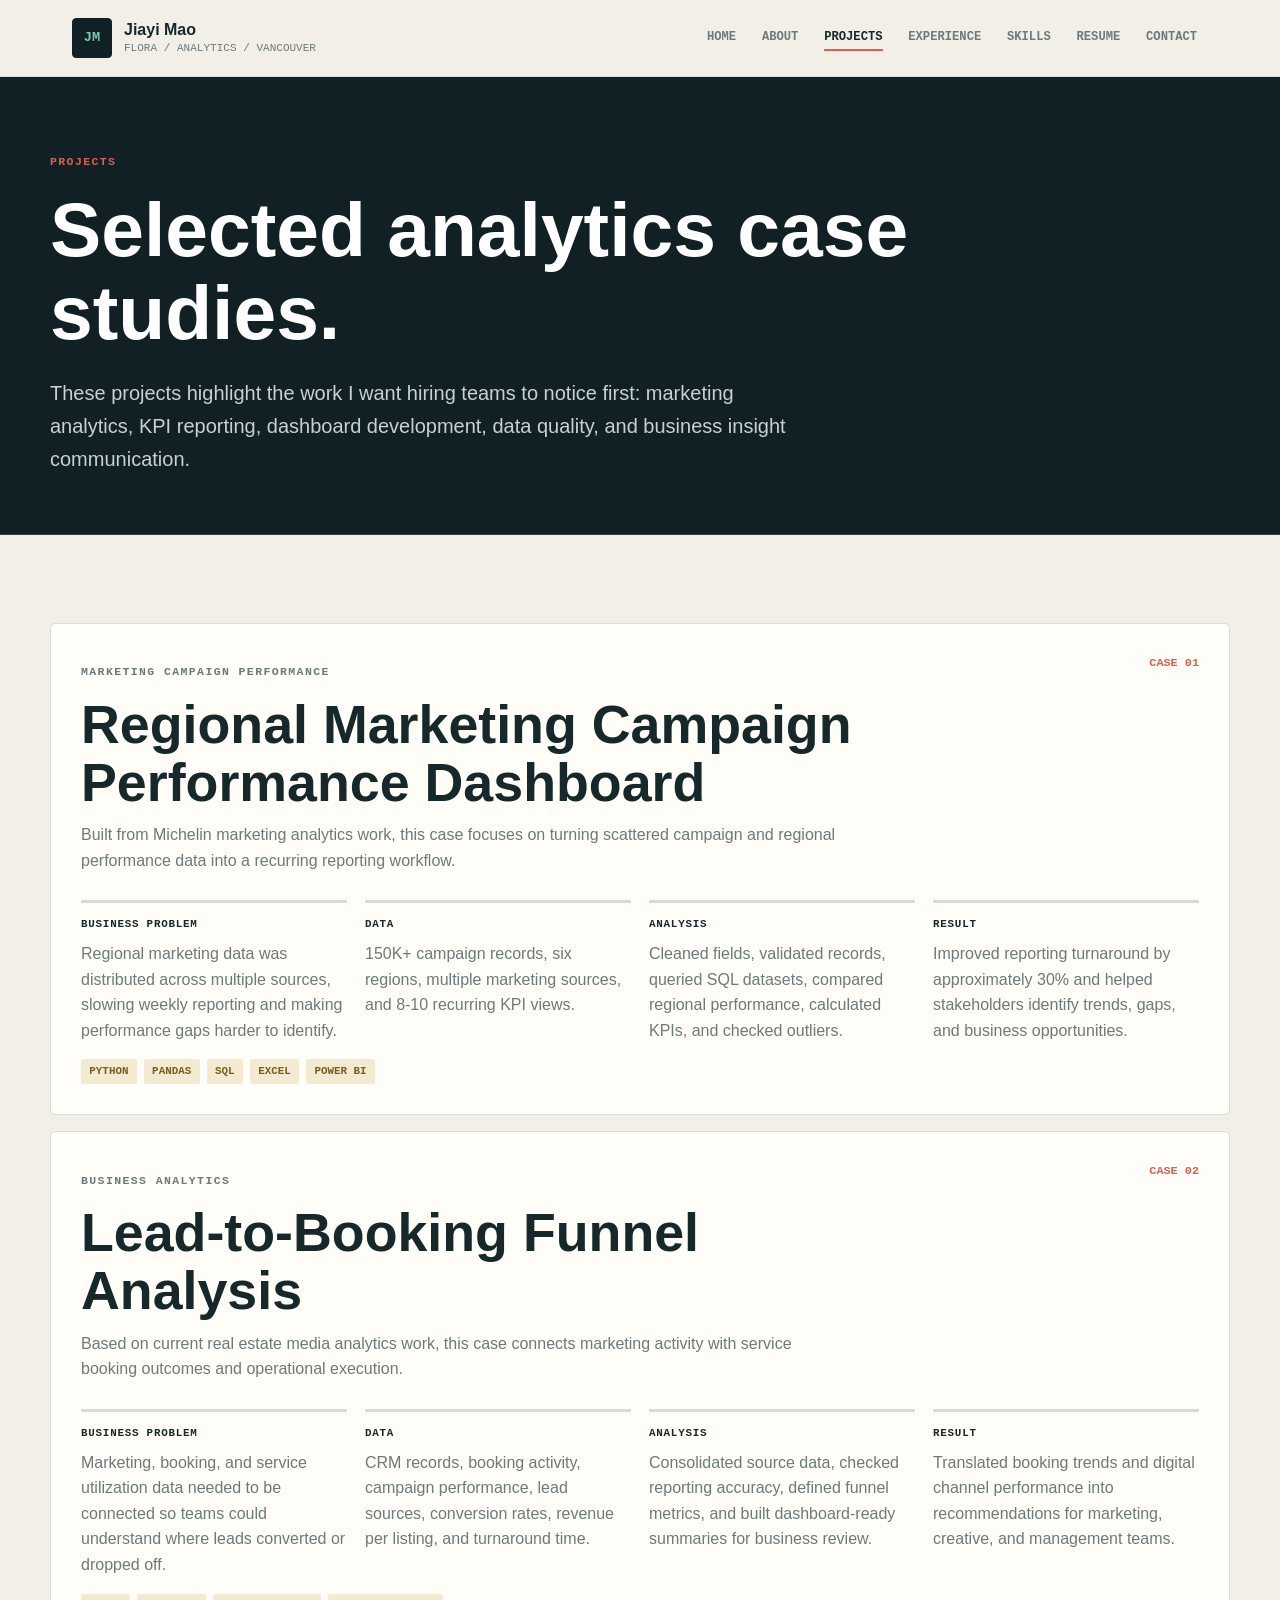
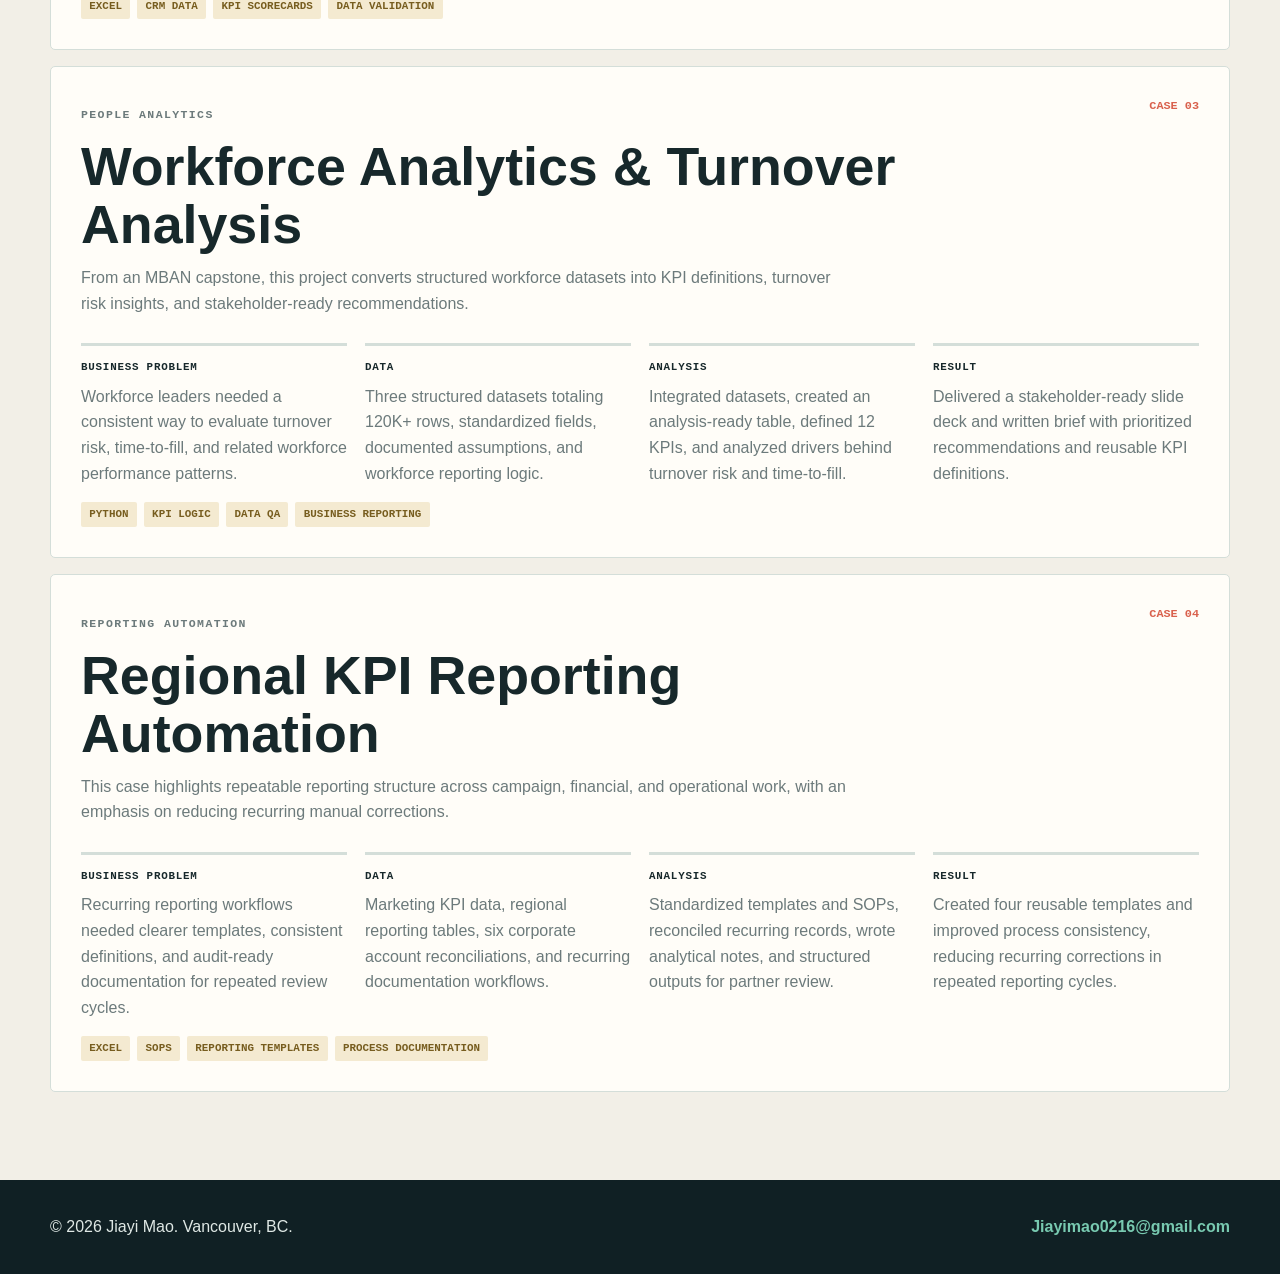
<file: projects.html>
<!doctype html>
<html lang="en">
  <head>
    <meta charset="utf-8">
    <meta name="viewport" content="width=device-width, initial-scale=1">
    <meta name="description" content="Selected analytics projects by Jiayi Mao, including marketing campaign dashboards, funnel analysis, workforce analytics, and reporting automation.">
    <title>Projects | Jiayi Mao</title>
    <link rel="stylesheet" href="assets/css/styles.css">
  </head>
  <body data-page="projects">
    <a class="skip-link" href="#main">Skip to content</a>
    <header class="site-header">
      <div class="nav-shell">
        <a class="brand" href="index.html" aria-label="Jiayi Mao home">
          <span class="brand-mark">JM</span>
          <span class="brand-text">
            <span class="brand-name">Jiayi Mao</span>
            <span class="brand-role">Flora / Analytics / Vancouver</span>
          </span>
        </a>
        <button class="nav-toggle" type="button" aria-expanded="false" aria-controls="site-nav">Menu</button>
        <nav class="site-nav" id="site-nav" aria-label="Primary navigation">
          <a href="index.html" data-page="home">Home</a>
          <a href="about.html" data-page="about">About</a>
          <a href="projects.html" data-page="projects">Projects</a>
          <a href="experience.html" data-page="experience">Experience</a>
          <a href="skills.html" data-page="skills">Skills</a>
          <a href="resume.html" data-page="resume">Resume</a>
          <a href="contact.html" data-page="contact">Contact</a>
        </nav>
      </div>
    </header>

    <main id="main">
      <section class="page-hero">
        <div class="container">
          <p class="breadcrumb">Projects</p>
          <h1>Selected analytics case studies.</h1>
          <p class="lead">These projects highlight the work I want hiring teams to notice first: marketing analytics, KPI reporting, dashboard development, data quality, and business insight communication.</p>
        </div>
      </section>

      <section class="page-section">
        <div class="container case-grid">
          <article class="case-study" id="regional-dashboard">
            <div class="case-header">
              <div>
                <p class="eyebrow">Marketing Campaign Performance</p>
                <h2>Regional Marketing Campaign Performance Dashboard</h2>
                <p>Built from Michelin marketing analytics work, this case focuses on turning scattered campaign and regional performance data into a recurring reporting workflow.</p>
              </div>
              <span class="case-number">Case 01</span>
            </div>
            <div class="case-details">
              <div class="case-detail">
                <strong>Business Problem</strong>
                <p>Regional marketing data was distributed across multiple sources, slowing weekly reporting and making performance gaps harder to identify.</p>
              </div>
              <div class="case-detail">
                <strong>Data</strong>
                <p>150K+ campaign records, six regions, multiple marketing sources, and 8-10 recurring KPI views.</p>
              </div>
              <div class="case-detail">
                <strong>Analysis</strong>
                <p>Cleaned fields, validated records, queried SQL datasets, compared regional performance, calculated KPIs, and checked outliers.</p>
              </div>
              <div class="case-detail">
                <strong>Result</strong>
                <p>Improved reporting turnaround by approximately 30% and helped stakeholders identify trends, gaps, and business opportunities.</p>
              </div>
            </div>
            <div class="tool-tags">
              <span class="tool-tag">Python</span>
              <span class="tool-tag">pandas</span>
              <span class="tool-tag">SQL</span>
              <span class="tool-tag">Excel</span>
              <span class="tool-tag">Power BI</span>
            </div>
          </article>

          <article class="case-study" id="funnel-analysis">
            <div class="case-header">
              <div>
                <p class="eyebrow">Business Analytics</p>
                <h2>Lead-to-Booking Funnel Analysis</h2>
                <p>Based on current real estate media analytics work, this case connects marketing activity with service booking outcomes and operational execution.</p>
              </div>
              <span class="case-number">Case 02</span>
            </div>
            <div class="case-details">
              <div class="case-detail">
                <strong>Business Problem</strong>
                <p>Marketing, booking, and service utilization data needed to be connected so teams could understand where leads converted or dropped off.</p>
              </div>
              <div class="case-detail">
                <strong>Data</strong>
                <p>CRM records, booking activity, campaign performance, lead sources, conversion rates, revenue per listing, and turnaround time.</p>
              </div>
              <div class="case-detail">
                <strong>Analysis</strong>
                <p>Consolidated source data, checked reporting accuracy, defined funnel metrics, and built dashboard-ready summaries for business review.</p>
              </div>
              <div class="case-detail">
                <strong>Result</strong>
                <p>Translated booking trends and digital channel performance into recommendations for marketing, creative, and management teams.</p>
              </div>
            </div>
            <div class="tool-tags">
              <span class="tool-tag">Excel</span>
              <span class="tool-tag">CRM Data</span>
              <span class="tool-tag">KPI Scorecards</span>
              <span class="tool-tag">Data Validation</span>
            </div>
          </article>

          <article class="case-study" id="workforce-analytics">
            <div class="case-header">
              <div>
                <p class="eyebrow">People Analytics</p>
                <h2>Workforce Analytics &amp; Turnover Analysis</h2>
                <p>From an MBAN capstone, this project converts structured workforce datasets into KPI definitions, turnover risk insights, and stakeholder-ready recommendations.</p>
              </div>
              <span class="case-number">Case 03</span>
            </div>
            <div class="case-details">
              <div class="case-detail">
                <strong>Business Problem</strong>
                <p>Workforce leaders needed a consistent way to evaluate turnover risk, time-to-fill, and related workforce performance patterns.</p>
              </div>
              <div class="case-detail">
                <strong>Data</strong>
                <p>Three structured datasets totaling 120K+ rows, standardized fields, documented assumptions, and workforce reporting logic.</p>
              </div>
              <div class="case-detail">
                <strong>Analysis</strong>
                <p>Integrated datasets, created an analysis-ready table, defined 12 KPIs, and analyzed drivers behind turnover risk and time-to-fill.</p>
              </div>
              <div class="case-detail">
                <strong>Result</strong>
                <p>Delivered a stakeholder-ready slide deck and written brief with prioritized recommendations and reusable KPI definitions.</p>
              </div>
            </div>
            <div class="tool-tags">
              <span class="tool-tag">Python</span>
              <span class="tool-tag">KPI Logic</span>
              <span class="tool-tag">Data QA</span>
              <span class="tool-tag">Business Reporting</span>
            </div>
          </article>

          <article class="case-study" id="regional-reporting">
            <div class="case-header">
              <div>
                <p class="eyebrow">Reporting Automation</p>
                <h2>Regional KPI Reporting Automation</h2>
                <p>This case highlights repeatable reporting structure across campaign, financial, and operational work, with an emphasis on reducing recurring manual corrections.</p>
              </div>
              <span class="case-number">Case 04</span>
            </div>
            <div class="case-details">
              <div class="case-detail">
                <strong>Business Problem</strong>
                <p>Recurring reporting workflows needed clearer templates, consistent definitions, and audit-ready documentation for repeated review cycles.</p>
              </div>
              <div class="case-detail">
                <strong>Data</strong>
                <p>Marketing KPI data, regional reporting tables, six corporate account reconciliations, and recurring documentation workflows.</p>
              </div>
              <div class="case-detail">
                <strong>Analysis</strong>
                <p>Standardized templates and SOPs, reconciled recurring records, wrote analytical notes, and structured outputs for partner review.</p>
              </div>
              <div class="case-detail">
                <strong>Result</strong>
                <p>Created four reusable templates and improved process consistency, reducing recurring corrections in repeated reporting cycles.</p>
              </div>
            </div>
            <div class="tool-tags">
              <span class="tool-tag">Excel</span>
              <span class="tool-tag">SOPs</span>
              <span class="tool-tag">Reporting Templates</span>
              <span class="tool-tag">Process Documentation</span>
            </div>
          </article>
        </div>
      </section>
    </main>

    <footer class="footer">
      <div class="container">
        <p>&copy; <span class="current-year"></span> Jiayi Mao. Vancouver, BC.</p>
        <p><a href="mailto:Jiayimao0216@gmail.com">Jiayimao0216@gmail.com</a></p>
      </div>
    </footer>
    <script src="assets/js/site.js"></script>
  </body>
</html>
</file>
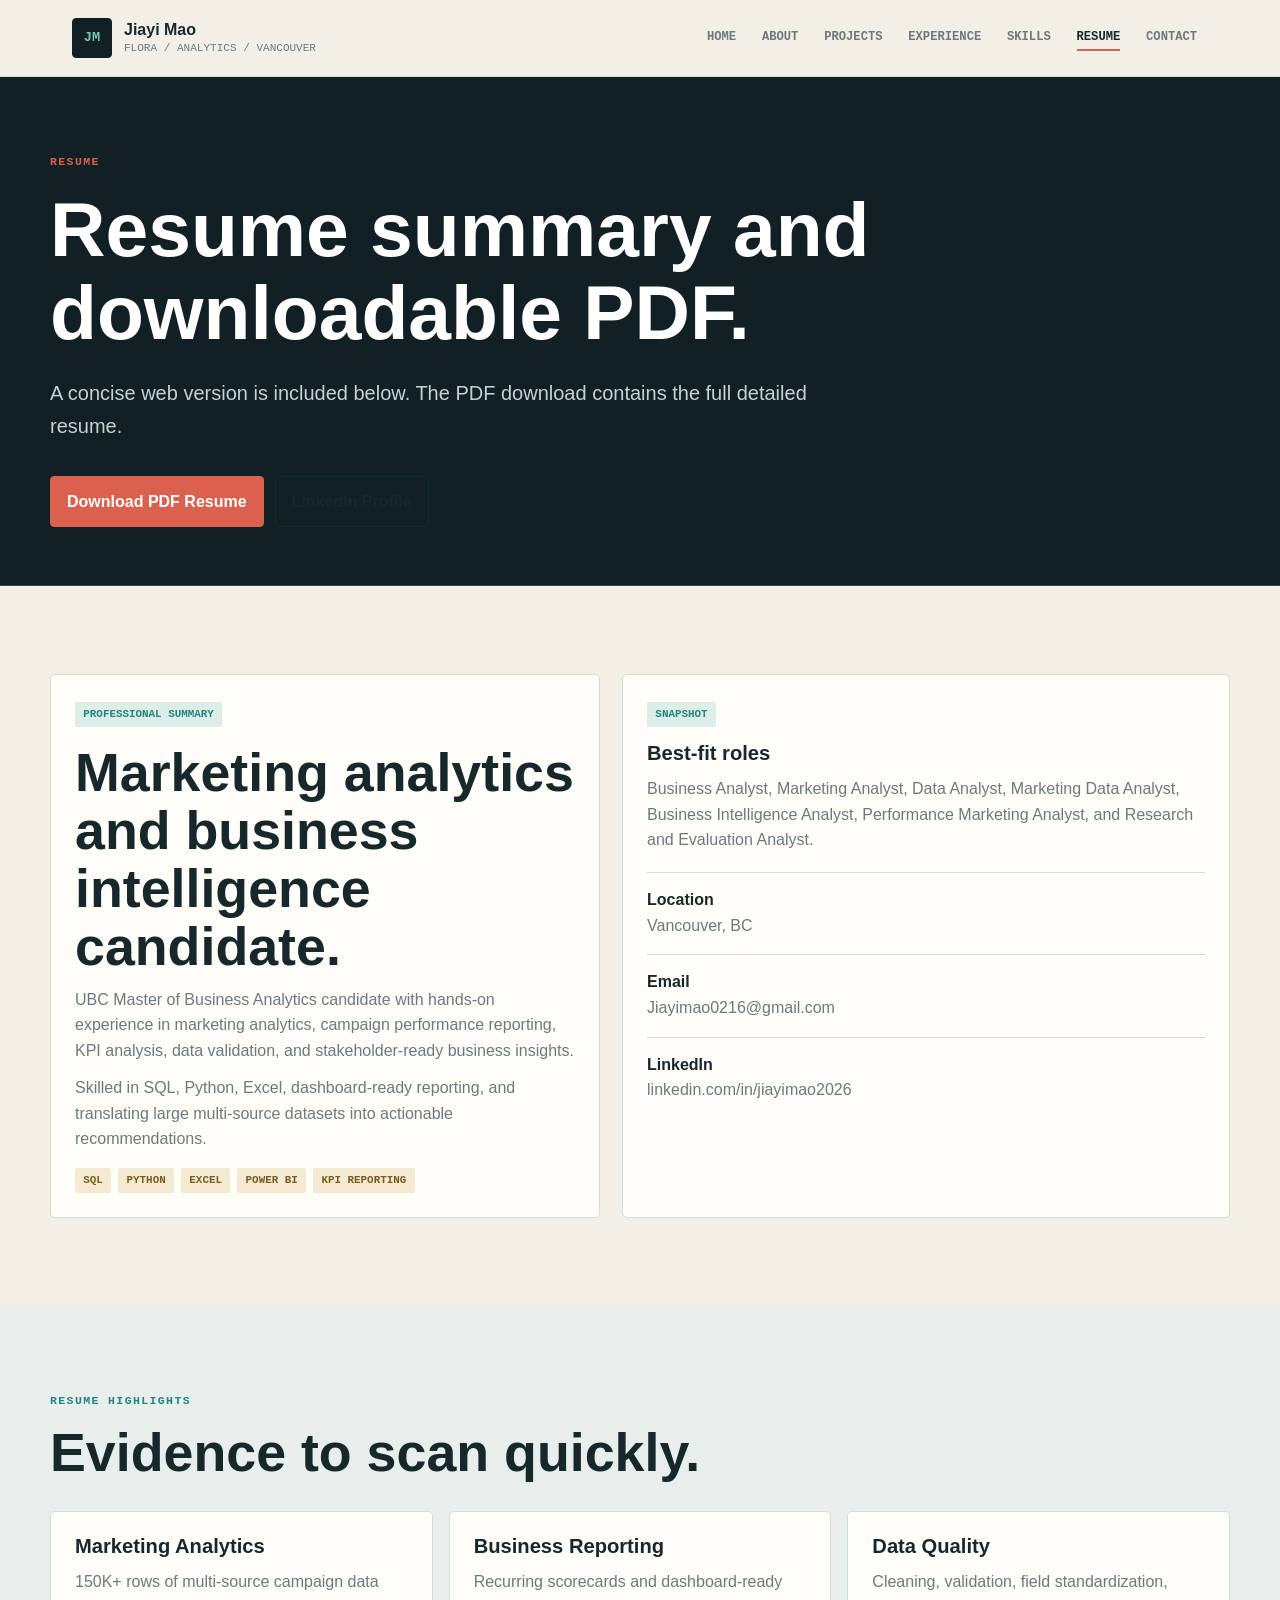
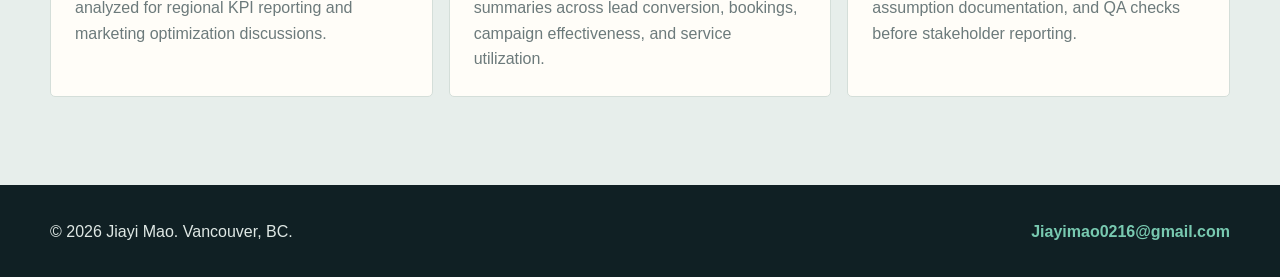
<file: resume.html>
<!doctype html>
<html lang="en">
  <head>
    <meta charset="utf-8">
    <meta name="viewport" content="width=device-width, initial-scale=1">
    <meta name="description" content="Resume summary and downloadable PDF resume for Jiayi Mao.">
    <title>Resume | Jiayi Mao</title>
    <link rel="stylesheet" href="assets/css/styles.css">
  </head>
  <body data-page="resume">
    <a class="skip-link" href="#main">Skip to content</a>
    <header class="site-header">
      <div class="nav-shell">
        <a class="brand" href="index.html" aria-label="Jiayi Mao home">
          <span class="brand-mark">JM</span>
          <span class="brand-text">
            <span class="brand-name">Jiayi Mao</span>
            <span class="brand-role">Flora / Analytics / Vancouver</span>
          </span>
        </a>
        <button class="nav-toggle" type="button" aria-expanded="false" aria-controls="site-nav">Menu</button>
        <nav class="site-nav" id="site-nav" aria-label="Primary navigation">
          <a href="index.html" data-page="home">Home</a>
          <a href="about.html" data-page="about">About</a>
          <a href="projects.html" data-page="projects">Projects</a>
          <a href="experience.html" data-page="experience">Experience</a>
          <a href="skills.html" data-page="skills">Skills</a>
          <a href="resume.html" data-page="resume">Resume</a>
          <a href="contact.html" data-page="contact">Contact</a>
        </nav>
      </div>
    </header>

    <main id="main">
      <section class="page-hero">
        <div class="container">
          <p class="breadcrumb">Resume</p>
          <h1>Resume summary and downloadable PDF.</h1>
          <p class="lead">A concise web version is included below. The PDF download contains the full detailed resume.</p>
          <div class="button-row">
            <a class="button primary" href="assets/resume/Jiayi-Mao-Resume-Complete.pdf" download>Download PDF Resume</a>
            <a class="button secondary" href="https://www.linkedin.com/in/jiayimao2026">LinkedIn Profile</a>
          </div>
        </div>
      </section>

      <section class="page-section">
        <div class="container resume-grid">
          <article class="resume-panel">
            <span class="card-tag">Professional Summary</span>
            <h2>Marketing analytics and business intelligence candidate.</h2>
            <p>UBC Master of Business Analytics candidate with hands-on experience in marketing analytics, campaign performance reporting, KPI analysis, data validation, and stakeholder-ready business insights.</p>
            <p>Skilled in SQL, Python, Excel, dashboard-ready reporting, and translating large multi-source datasets into actionable recommendations.</p>
            <div class="tool-tags">
              <span class="tool-tag">SQL</span>
              <span class="tool-tag">Python</span>
              <span class="tool-tag">Excel</span>
              <span class="tool-tag">Power BI</span>
              <span class="tool-tag">KPI Reporting</span>
            </div>
          </article>

          <article class="resume-panel">
            <span class="card-tag">Snapshot</span>
            <h3>Best-fit roles</h3>
            <p>Business Analyst, Marketing Analyst, Data Analyst, Marketing Data Analyst, Business Intelligence Analyst, Performance Marketing Analyst, and Research and Evaluation Analyst.</p>
            <div class="resume-list">
              <div class="resume-line">
                <strong>Location</strong>
                <span>Vancouver, BC</span>
              </div>
              <div class="resume-line">
                <strong>Email</strong>
                <span>Jiayimao0216@gmail.com</span>
              </div>
              <div class="resume-line">
                <strong>LinkedIn</strong>
                <span>linkedin.com/in/jiayimao2026</span>
              </div>
            </div>
          </article>
        </div>
      </section>

      <section class="page-section alt">
        <div class="container">
          <div class="section-heading">
            <div>
              <p class="eyebrow">Resume Highlights</p>
              <h2>Evidence to scan quickly.</h2>
            </div>
          </div>
          <div class="cards-grid">
            <article class="card">
              <h3>Marketing Analytics</h3>
              <p>150K+ rows of multi-source campaign data analyzed for regional KPI reporting and marketing optimization discussions.</p>
            </article>
            <article class="card">
              <h3>Business Reporting</h3>
              <p>Recurring scorecards and dashboard-ready summaries across lead conversion, bookings, campaign effectiveness, and service utilization.</p>
            </article>
            <article class="card">
              <h3>Data Quality</h3>
              <p>Cleaning, validation, field standardization, assumption documentation, and QA checks before stakeholder reporting.</p>
            </article>
          </div>
        </div>
      </section>
    </main>

    <footer class="footer">
      <div class="container">
        <p>&copy; <span class="current-year"></span> Jiayi Mao. Vancouver, BC.</p>
        <p><a href="mailto:Jiayimao0216@gmail.com">Jiayimao0216@gmail.com</a></p>
      </div>
    </footer>
    <script src="assets/js/site.js"></script>
  </body>
</html>
</file>
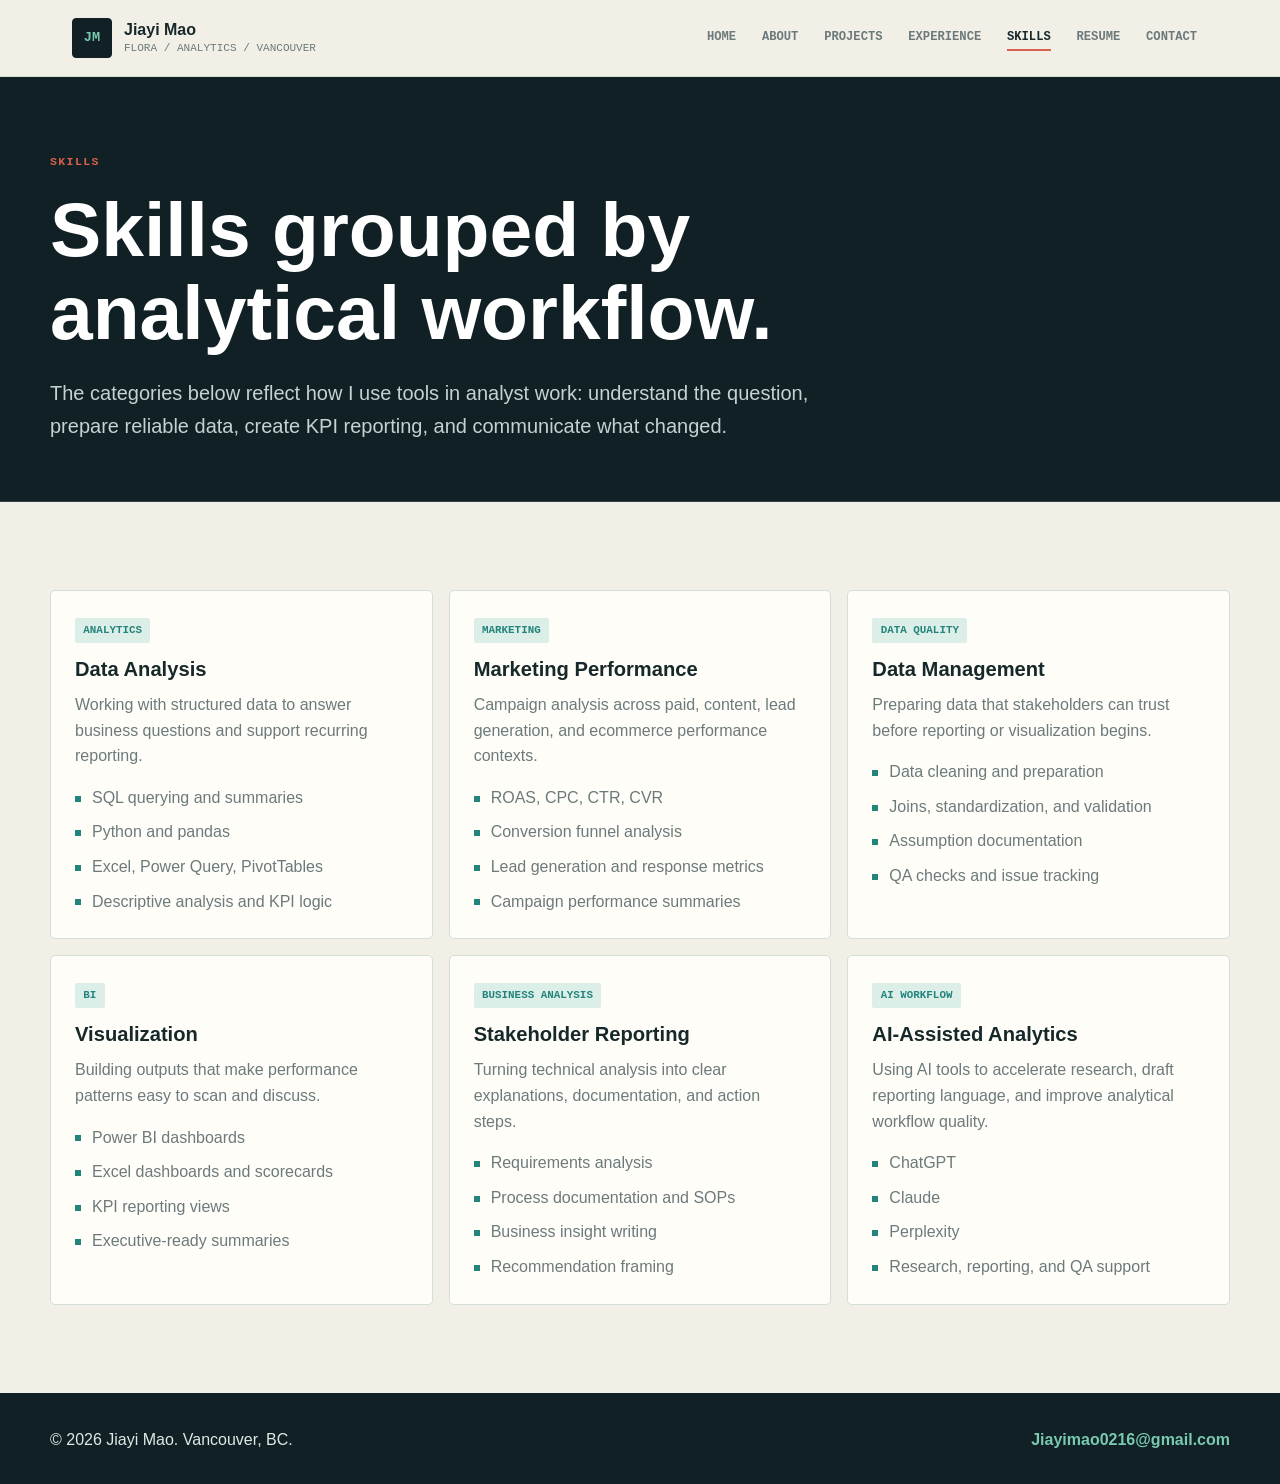
<file: skills.html>
<!doctype html>
<html lang="en">
  <head>
    <meta charset="utf-8">
    <meta name="viewport" content="width=device-width, initial-scale=1">
    <meta name="description" content="Analytics, marketing performance, data management, visualization, and AI-assisted workflow skills for Jiayi Mao.">
    <title>Skills | Jiayi Mao</title>
    <link rel="stylesheet" href="assets/css/styles.css">
  </head>
  <body data-page="skills">
    <a class="skip-link" href="#main">Skip to content</a>
    <header class="site-header">
      <div class="nav-shell">
        <a class="brand" href="index.html" aria-label="Jiayi Mao home">
          <span class="brand-mark">JM</span>
          <span class="brand-text">
            <span class="brand-name">Jiayi Mao</span>
            <span class="brand-role">Flora / Analytics / Vancouver</span>
          </span>
        </a>
        <button class="nav-toggle" type="button" aria-expanded="false" aria-controls="site-nav">Menu</button>
        <nav class="site-nav" id="site-nav" aria-label="Primary navigation">
          <a href="index.html" data-page="home">Home</a>
          <a href="about.html" data-page="about">About</a>
          <a href="projects.html" data-page="projects">Projects</a>
          <a href="experience.html" data-page="experience">Experience</a>
          <a href="skills.html" data-page="skills">Skills</a>
          <a href="resume.html" data-page="resume">Resume</a>
          <a href="contact.html" data-page="contact">Contact</a>
        </nav>
      </div>
    </header>

    <main id="main">
      <section class="page-hero">
        <div class="container">
          <p class="breadcrumb">Skills</p>
          <h1>Skills grouped by analytical workflow.</h1>
          <p class="lead">The categories below reflect how I use tools in analyst work: understand the question, prepare reliable data, create KPI reporting, and communicate what changed.</p>
        </div>
      </section>

      <section class="page-section">
        <div class="container skill-grid">
          <article class="skill-block">
            <span class="card-tag">Analytics</span>
            <h3>Data Analysis</h3>
            <p>Working with structured data to answer business questions and support recurring reporting.</p>
            <ul>
              <li>SQL querying and summaries</li>
              <li>Python and pandas</li>
              <li>Excel, Power Query, PivotTables</li>
              <li>Descriptive analysis and KPI logic</li>
            </ul>
          </article>

          <article class="skill-block">
            <span class="card-tag">Marketing</span>
            <h3>Marketing Performance</h3>
            <p>Campaign analysis across paid, content, lead generation, and ecommerce performance contexts.</p>
            <ul>
              <li>ROAS, CPC, CTR, CVR</li>
              <li>Conversion funnel analysis</li>
              <li>Lead generation and response metrics</li>
              <li>Campaign performance summaries</li>
            </ul>
          </article>

          <article class="skill-block">
            <span class="card-tag">Data Quality</span>
            <h3>Data Management</h3>
            <p>Preparing data that stakeholders can trust before reporting or visualization begins.</p>
            <ul>
              <li>Data cleaning and preparation</li>
              <li>Joins, standardization, and validation</li>
              <li>Assumption documentation</li>
              <li>QA checks and issue tracking</li>
            </ul>
          </article>

          <article class="skill-block">
            <span class="card-tag">BI</span>
            <h3>Visualization</h3>
            <p>Building outputs that make performance patterns easy to scan and discuss.</p>
            <ul>
              <li>Power BI dashboards</li>
              <li>Excel dashboards and scorecards</li>
              <li>KPI reporting views</li>
              <li>Executive-ready summaries</li>
            </ul>
          </article>

          <article class="skill-block">
            <span class="card-tag">Business Analysis</span>
            <h3>Stakeholder Reporting</h3>
            <p>Turning technical analysis into clear explanations, documentation, and action steps.</p>
            <ul>
              <li>Requirements analysis</li>
              <li>Process documentation and SOPs</li>
              <li>Business insight writing</li>
              <li>Recommendation framing</li>
            </ul>
          </article>

          <article class="skill-block">
            <span class="card-tag">AI Workflow</span>
            <h3>AI-Assisted Analytics</h3>
            <p>Using AI tools to accelerate research, draft reporting language, and improve analytical workflow quality.</p>
            <ul>
              <li>ChatGPT</li>
              <li>Claude</li>
              <li>Perplexity</li>
              <li>Research, reporting, and QA support</li>
            </ul>
          </article>
        </div>
      </section>
    </main>

    <footer class="footer">
      <div class="container">
        <p>&copy; <span class="current-year"></span> Jiayi Mao. Vancouver, BC.</p>
        <p><a href="mailto:Jiayimao0216@gmail.com">Jiayimao0216@gmail.com</a></p>
      </div>
    </footer>
    <script src="assets/js/site.js"></script>
  </body>
</html>
</file>
<file: assets/css/styles.css>
:root {
  --paper: #f2efe7;
  --surface: #fffdf8;
  --surface-soft: #e7eeeb;
  --ink: #17282b;
  --muted: #6c7a7b;
  --line: #d4ded9;
  --night: #102024;
  --night-soft: #183035;
  --teal: #23847b;
  --mint: #78c9b0;
  --coral: #d9614d;
  --gold: #d3a23c;
  --blue: #3d7595;
  --shadow: 0 20px 46px rgba(16, 32, 36, 0.14);
  --max: 1180px;
  --radius: 5px;
}

* {
  box-sizing: border-box;
}

html {
  scroll-behavior: smooth;
}

body {
  margin: 0;
  background: var(--paper);
  color: var(--ink);
  font-family: Arial, Helvetica, sans-serif;
  font-size: 16px;
  line-height: 1.6;
  letter-spacing: 0;
  overflow-x: hidden;
}

img {
  display: block;
  max-width: 100%;
}

a {
  color: inherit;
}

button,
a {
  -webkit-tap-highlight-color: transparent;
}

button:focus-visible,
a:focus-visible {
  outline: 3px solid var(--gold);
  outline-offset: 3px;
}

.skip-link {
  position: absolute;
  top: -4rem;
  left: 1rem;
  z-index: 10;
  padding: 0.7rem 1rem;
  background: var(--night);
  color: #fff;
}

.skip-link:focus {
  top: 1rem;
}

.site-header {
  position: sticky;
  top: 0;
  z-index: 5;
  background: rgba(242, 239, 231, 0.96);
  border-bottom: 1px solid var(--line);
}

.nav-shell {
  display: flex;
  align-items: center;
  justify-content: space-between;
  gap: 22px;
  max-width: var(--max);
  min-height: 76px;
  margin: 0 auto;
  padding: 0 22px;
}

.brand {
  display: inline-flex;
  align-items: center;
  gap: 12px;
  min-width: 0;
  text-decoration: none;
}

.brand-mark {
  display: inline-flex;
  align-items: center;
  justify-content: center;
  flex: 0 0 auto;
  width: 40px;
  height: 40px;
  background: var(--night);
  border: 1px solid var(--night);
  border-radius: 4px;
  color: var(--mint);
  font-family: ui-monospace, SFMono-Regular, Menlo, Consolas, monospace;
  font-size: 0.85rem;
  font-weight: 800;
}

.brand-text {
  display: grid;
  gap: 1px;
  min-width: 0;
}

.brand-name {
  overflow-wrap: anywhere;
  color: var(--ink);
  font-size: 1rem;
  font-weight: 800;
  line-height: 1.2;
}

.brand-role {
  color: var(--muted);
  font-family: ui-monospace, SFMono-Regular, Menlo, Consolas, monospace;
  font-size: 0.69rem;
  line-height: 1.35;
  text-transform: uppercase;
}

.site-nav {
  display: flex;
  align-items: center;
  gap: 4px;
}

.site-nav a {
  position: relative;
  padding: 0.5rem 0.68rem;
  color: var(--muted);
  font-family: ui-monospace, SFMono-Regular, Menlo, Consolas, monospace;
  font-size: 0.76rem;
  font-weight: 800;
  text-decoration: none;
  text-transform: uppercase;
}

.site-nav a::after {
  position: absolute;
  right: 0.68rem;
  bottom: 0.28rem;
  left: 0.68rem;
  height: 2px;
  background: var(--coral);
  content: "";
  transform: scaleX(0);
  transform-origin: left;
  transition: transform 160ms ease;
}

.site-nav a:hover,
.site-nav a[aria-current="page"] {
  color: var(--ink);
}

.site-nav a:hover::after,
.site-nav a[aria-current="page"]::after {
  transform: scaleX(1);
}

.nav-toggle {
  display: none;
  padding: 0.6rem 0.78rem;
  background: var(--night);
  border: 1px solid var(--night);
  border-radius: 4px;
  color: #fff;
  font: inherit;
  font-family: ui-monospace, SFMono-Regular, Menlo, Consolas, monospace;
  font-size: 0.72rem;
  font-weight: 800;
  text-transform: uppercase;
}

.container {
  max-width: var(--max);
  margin: 0 auto;
}

.section,
.page-section {
  padding: 88px 22px;
}

.section.alt,
.page-section.alt {
  background: var(--surface-soft);
}

.narrow {
  max-width: 780px;
}

.eyebrow,
.breadcrumb {
  margin: 0 0 0.9rem;
  color: var(--teal);
  font-family: ui-monospace, SFMono-Regular, Menlo, Consolas, monospace;
  font-size: 0.72rem;
  font-weight: 800;
  letter-spacing: 0.12em;
  line-height: 1.3;
  text-transform: uppercase;
}

.breadcrumb {
  color: var(--coral);
}

h1,
h2,
h3 {
  margin: 0;
  color: var(--ink);
  line-height: 1.08;
  overflow-wrap: break-word;
}

h1 {
  max-width: 900px;
  font-size: clamp(2.65rem, 6vw, 5.6rem);
  letter-spacing: 0;
}

h2 {
  max-width: 820px;
  font-size: clamp(2rem, 4.2vw, 3.65rem);
  letter-spacing: 0;
}

h3 {
  font-size: 1.26rem;
}

p {
  margin: 0;
}

.lead {
  max-width: 760px;
  margin-top: 1.15rem;
  color: var(--muted);
  font-size: clamp(1.05rem, 2vw, 1.25rem);
  line-height: 1.65;
}

.hero {
  padding: 78px 22px 44px;
  background: var(--night);
  border-bottom: 1px solid #30464a;
}

.hero-grid {
  display: grid;
  grid-template-columns: minmax(0, 0.92fr) minmax(360px, 1.08fr);
  align-items: center;
  gap: 54px;
  max-width: var(--max);
  margin: 0 auto;
}

.hero h1,
.hero h2,
.hero h3 {
  color: #fff;
}

.hero .eyebrow {
  color: var(--mint);
}

.hero .lead {
  color: #c5d2d1;
}

.hero-subtitle {
  margin-top: 1.2rem;
  color: #e9bd61;
  font-family: ui-monospace, SFMono-Regular, Menlo, Consolas, monospace;
  font-size: clamp(1rem, 2.1vw, 1.22rem);
  font-weight: 800;
  line-height: 1.5;
}

.hero-grid > *,
.split-grid > *,
.resume-grid > *,
.contact-grid > *,
.cards-grid > *,
.metrics-grid > *,
.case-details > *,
.experience-item > *,
.section-heading > * {
  min-width: 0;
}

.button-row {
  display: flex;
  flex-wrap: wrap;
  gap: 11px;
  margin-top: 1.85rem;
}

.button {
  display: inline-flex;
  align-items: center;
  justify-content: center;
  min-height: 46px;
  padding: 0.72rem 1rem;
  border: 1px solid var(--ink);
  border-radius: 4px;
  font-weight: 800;
  text-decoration: none;
  transition: transform 160ms ease, background-color 160ms ease, color 160ms ease;
}

.button:hover {
  transform: translateY(-2px);
}

.button.primary {
  background: var(--coral);
  border-color: var(--coral);
  color: #fff;
}

.button.secondary {
  background: transparent;
  color: var(--ink);
}

.button.tertiary {
  border-color: var(--line);
  color: var(--muted);
}

.hero .button.secondary {
  border-color: #657b7d;
  color: #fff;
}

.hero .button.tertiary {
  border-color: #425b5e;
  color: #c5d2d1;
}

.hero-visual {
  overflow: hidden;
  margin: 0;
  background: var(--surface);
  border: 1px solid #4b6467;
  border-radius: 5px;
  box-shadow: 14px 14px 0 rgba(120, 201, 176, 0.18), var(--shadow);
}

.visual-topline {
  display: flex;
  justify-content: space-between;
  gap: 12px;
  padding: 0.8rem 1rem;
  background: var(--night-soft);
  color: #c8d9d7;
  font-family: ui-monospace, SFMono-Regular, Menlo, Consolas, monospace;
  font-size: 0.68rem;
  font-weight: 800;
  letter-spacing: 0.08em;
  text-transform: uppercase;
}

.live-status {
  display: inline-flex;
  align-items: center;
  gap: 8px;
}

.status-square {
  width: 8px;
  height: 8px;
  background: var(--mint);
  border: 1px solid #b8f2df;
  border-radius: 1px;
  animation: status-pulse 1.7s ease-in-out infinite;
}

.dashboard-frame {
  position: relative;
  overflow: hidden;
  aspect-ratio: 16 / 10;
  background: #dbe7e3;
  container-type: inline-size;
}

.dashboard-frame > img {
  width: 100%;
  height: 100%;
  object-fit: cover;
}

.dashboard-focus-overlay {
  position: absolute;
  top: 19%;
  left: 7.82%;
  z-index: 1;
  width: 15.44%;
  height: 64.6%;
  padding: 2.3cqw 1.25cqw;
  overflow: hidden;
  background: #edf3f3;
  border-radius: 1.7cqw;
  color: #17323b;
}

.dashboard-focus-overlay > strong {
  display: block;
  font-size: 1.7cqw;
  line-height: 1;
  white-space: nowrap;
}

.dashboard-focus-list {
  display: grid;
  gap: 2.4cqw;
  margin-top: 2.4cqw;
}

.dashboard-focus-pill {
  display: flex;
  align-items: center;
  gap: 0.7cqw;
  width: 100%;
  min-width: 0;
  height: 3.4cqw;
  padding: 0 0.85cqw;
  overflow: hidden;
  background: #fff;
  border: 1px solid #d5e0e2;
  border-radius: 0.85cqw;
  color: #1d3037;
  font-size: 1cqw;
  font-weight: 800;
  line-height: 1;
  white-space: nowrap;
}

.dashboard-focus-pill i {
  flex: 0 0 auto;
  width: 1.55cqw;
  height: 1.55cqw;
  background: var(--focus-color);
  border-radius: 0.25cqw;
}

.dashboard-focus-pill b {
  min-width: 0;
  overflow: hidden;
  font: inherit;
  text-overflow: clip;
  white-space: nowrap;
}

.dashboard-scan {
  position: absolute;
  top: 6%;
  right: 0;
  left: 0;
  z-index: 2;
  height: 2px;
  background: var(--mint);
  box-shadow: 0 0 14px rgba(120, 201, 176, 0.9);
  opacity: 0;
  animation: dashboard-scan 4.8s ease-in-out infinite;
}

.dashboard-sync {
  position: absolute;
  right: 12px;
  bottom: 12px;
  z-index: 3;
  padding: 0.38rem 0.52rem;
  background: rgba(16, 32, 36, 0.92);
  border: 1px solid rgba(120, 201, 176, 0.7);
  border-radius: 2px;
  color: var(--mint);
  font-family: ui-monospace, SFMono-Regular, Menlo, Consolas, monospace;
  font-size: 0.64rem;
  font-weight: 800;
  text-transform: uppercase;
  animation: sync-state 4.8s ease-in-out infinite;
}

.visual-caption {
  display: flex;
  align-items: center;
  gap: 13px;
  padding: 1rem;
  border-top: 1px solid var(--line);
}

.visual-caption strong,
.visual-caption small {
  display: block;
}

.visual-caption strong {
  color: var(--ink);
  font-size: 1rem;
}

.visual-caption small {
  margin-top: 0.18rem;
  color: var(--muted);
  font-family: ui-monospace, SFMono-Regular, Menlo, Consolas, monospace;
  font-size: 0.7rem;
  text-transform: uppercase;
}

.portrait-wrap {
  flex: 0 0 auto;
  width: 50px;
  height: 50px;
  overflow: hidden;
  border: 2px solid var(--gold);
  border-radius: 50%;
}

.portrait-wrap img {
  width: 100%;
  height: 100%;
  object-fit: cover;
  object-position: 50% 30%;
}

.section-heading {
  display: flex;
  align-items: end;
  justify-content: space-between;
  gap: 28px;
  margin-bottom: 30px;
}

.section-heading > p {
  max-width: 430px;
  color: var(--muted);
}

.metrics-grid {
  display: grid;
  grid-template-columns: repeat(4, 1fr);
  gap: 14px;
}

.metric {
  min-height: 148px;
  padding: 23px 22px;
  background: var(--surface);
  border: 1px solid var(--line);
  border-top: 4px solid var(--teal);
  border-radius: var(--radius);
}

.metric:nth-child(2) {
  border-top-color: var(--blue);
}

.metric:nth-child(3) {
  border-top-color: var(--coral);
}

.metric:nth-child(4) {
  border-top-color: var(--gold);
}

.metric strong {
  display: block;
  color: var(--teal);
  font-family: ui-monospace, SFMono-Regular, Menlo, Consolas, monospace;
  font-size: clamp(2rem, 4.5vw, 3rem);
  line-height: 1;
}

.metric:nth-child(2) strong {
  color: var(--blue);
}

.metric:nth-child(3) strong {
  color: var(--coral);
}

.metric:nth-child(4) strong {
  color: var(--gold);
}

.metric span {
  display: block;
  margin-top: 0.78rem;
  color: var(--muted);
  font-weight: 800;
}

.motion-section {
  background: var(--night);
  border-top: 1px solid #30464a;
  border-bottom: 1px solid #30464a;
}

.motion-section h2,
.motion-section h3 {
  color: #fff;
}

.motion-section .section-heading > p {
  color: #b9c9c7;
}

.motion-section .eyebrow {
  color: var(--mint);
}

.motion-grid {
  display: grid;
  grid-template-columns: repeat(3, minmax(0, 1fr));
  gap: 16px;
}

.motion-card {
  min-width: 0;
  overflow: hidden;
  background: var(--night-soft);
  border: 1px solid #3d5659;
  border-radius: var(--radius);
  transition: border-color 180ms ease, transform 180ms ease;
}

.motion-card:hover {
  border-color: var(--mint);
  transform: translateY(-3px);
}

.motion-stage {
  min-height: 238px;
  padding: 18px;
  background: #0b191c;
  border-bottom: 1px solid #3d5659;
  color: #dce7e5;
}

.stage-label {
  display: flex;
  align-items: center;
  justify-content: space-between;
  gap: 12px;
  color: #91a6a4;
  font-family: ui-monospace, SFMono-Regular, Menlo, Consolas, monospace;
  font-size: 0.62rem;
  font-weight: 800;
  line-height: 1.3;
}

.motion-copy {
  padding: 24px;
}

.motion-copy p {
  margin-top: 0.72rem;
  color: #b9c9c7;
}

.motion-copy .card-tag {
  background: #27433f;
  color: var(--mint);
}

.quality-stage {
  display: grid;
  grid-template-rows: auto repeat(4, 1fr) auto;
  gap: 9px;
}

.quality-row {
  display: grid;
  grid-template-columns: 8px minmax(0, 1fr) minmax(0, 0.68fr) auto;
  align-items: center;
  gap: 8px;
  min-height: 27px;
  padding: 0 8px;
  background: #14282c;
  border-left: 2px solid #335054;
  opacity: 0.36;
  transform: translateX(-7px);
  animation: quality-pass 4.4s ease-in-out infinite;
  animation-delay: calc(var(--row) * 0.38s);
}

.quality-row i {
  width: 7px;
  height: 7px;
  background: var(--mint);
  border-radius: 1px;
}

.quality-row span {
  height: 5px;
  background: #395256;
}

.quality-row b {
  color: var(--mint);
  font-family: ui-monospace, SFMono-Regular, Menlo, Consolas, monospace;
  font-size: 0.58rem;
}

.quality-progress {
  height: 4px;
  overflow: hidden;
  background: #263e42;
}

.quality-progress span {
  display: block;
  width: 100%;
  height: 100%;
  background: var(--mint);
  transform: scaleX(0);
  transform-origin: left;
  animation: quality-progress 4.4s ease-in-out infinite;
}

.kpi-stage {
  display: grid;
  grid-template-rows: auto minmax(0, 1fr) auto;
  gap: 14px;
}

.kpi-chart {
  display: grid;
  grid-template-columns: repeat(6, 1fr);
  align-items: end;
  gap: 8px;
  min-height: 132px;
  padding-top: 8px;
  border-bottom: 1px solid #395256;
}

.kpi-bar {
  display: grid;
  grid-template-rows: minmax(0, 1fr) auto;
  align-items: end;
  gap: 5px;
  height: 100%;
  text-align: center;
}

.kpi-bar i {
  display: block;
  width: 100%;
  height: var(--bar);
  background: var(--coral);
  border-top: 3px solid #f19a87;
  transform: scaleY(0.28);
  transform-origin: bottom;
  animation: kpi-rise 3.8s ease-in-out infinite;
  animation-delay: calc(var(--column) * 0.13s);
}

.kpi-bar:nth-child(even) i {
  background: var(--teal);
  border-top-color: var(--mint);
}

.kpi-bar small {
  color: #91a6a4;
  font-family: ui-monospace, SFMono-Regular, Menlo, Consolas, monospace;
  font-size: 0.56rem;
}

.kpi-readout,
.decision-readout {
  display: flex;
  align-items: center;
  justify-content: space-between;
  gap: 12px;
  font-family: ui-monospace, SFMono-Regular, Menlo, Consolas, monospace;
  font-size: 0.65rem;
  text-transform: uppercase;
}

.kpi-readout span,
.decision-readout span {
  color: #91a6a4;
}

.kpi-readout strong {
  color: var(--mint);
  font-size: 1rem;
  animation: readout-flash 3.8s ease-in-out infinite;
}

.decision-stage {
  display: grid;
  grid-template-rows: auto minmax(0, 1fr) auto;
  gap: 18px;
}

.decision-track {
  display: grid;
  grid-template-columns: minmax(0, 1fr) 18px minmax(0, 1fr) 18px minmax(0, 1fr);
  align-items: center;
  gap: 5px;
}

.decision-node {
  display: grid;
  align-content: center;
  gap: 4px;
  min-width: 0;
  min-height: 78px;
  padding: 9px;
  background: #14282c;
  border: 1px solid #395256;
  animation: decision-node 4.8s ease-in-out infinite;
  animation-delay: calc(var(--step) * 0.55s);
}

.decision-node span {
  color: var(--gold);
  font-family: ui-monospace, SFMono-Regular, Menlo, Consolas, monospace;
  font-size: 0.56rem;
}

.decision-node strong {
  overflow-wrap: anywhere;
  color: #e5eeec;
  font-size: 0.72rem;
}

.decision-link {
  position: relative;
  height: 2px;
  overflow: hidden;
  background: #395256;
}

.decision-link span {
  position: absolute;
  top: 0;
  bottom: 0;
  width: 55%;
  background: var(--gold);
  transform: translateX(-110%);
  animation: decision-flow 1.7s linear infinite;
}

.decision-readout {
  padding-top: 10px;
  border-top: 1px solid #395256;
}

.decision-readout strong {
  color: var(--gold);
  font-size: 0.78rem;
}

.js-motion [data-reveal] {
  opacity: 0;
  transform: translateY(18px);
}

.js-motion [data-reveal].is-visible {
  opacity: 1;
  transform: translateY(0);
  transition: opacity 560ms ease var(--reveal-delay, 0ms), transform 560ms ease var(--reveal-delay, 0ms);
}

@keyframes status-pulse {
  0%,
  100% {
    opacity: 0.42;
    transform: scale(0.82);
  }
  50% {
    opacity: 1;
    transform: scale(1);
  }
}

@keyframes dashboard-scan {
  0%,
  12% {
    top: 6%;
    opacity: 0;
  }
  18% {
    opacity: 0.82;
  }
  76% {
    top: 92%;
    opacity: 0.82;
  }
  84%,
  100% {
    top: 92%;
    opacity: 0;
  }
}

@keyframes sync-state {
  0%,
  14%,
  86%,
  100% {
    opacity: 0.48;
  }
  70%,
  80% {
    opacity: 1;
  }
}

@keyframes quality-pass {
  0%,
  8% {
    opacity: 0.36;
    transform: translateX(-7px);
    border-left-color: #335054;
  }
  18%,
  70% {
    opacity: 1;
    transform: translateX(0);
    border-left-color: var(--mint);
  }
  88%,
  100% {
    opacity: 0.36;
    transform: translateX(0);
    border-left-color: #335054;
  }
}

@keyframes quality-progress {
  0%,
  8% {
    transform: scaleX(0);
  }
  70%,
  84% {
    transform: scaleX(1);
  }
  100% {
    transform: scaleX(0);
  }
}

@keyframes kpi-rise {
  0%,
  10%,
  100% {
    opacity: 0.48;
    transform: scaleY(0.28);
  }
  38%,
  76% {
    opacity: 1;
    transform: scaleY(1);
  }
}

@keyframes readout-flash {
  0%,
  22%,
  100% {
    opacity: 0.42;
  }
  42%,
  82% {
    opacity: 1;
  }
}

@keyframes decision-node {
  0%,
  12%,
  100% {
    background: #14282c;
    border-color: #395256;
    transform: translateY(0);
  }
  24%,
  52% {
    background: #1c3839;
    border-color: var(--gold);
    transform: translateY(-4px);
  }
}

@keyframes decision-flow {
  from {
    transform: translateX(-110%);
  }
  to {
    transform: translateX(210%);
  }
}

.cards-grid {
  display: grid;
  grid-template-columns: repeat(3, 1fr);
  gap: 16px;
}

.cards-grid.two {
  grid-template-columns: repeat(2, 1fr);
}

.card,
.project-card,
.experience-item,
.skill-block,
.contact-method,
.resume-panel,
.case-study {
  background: var(--surface);
  border: 1px solid var(--line);
  border-radius: var(--radius);
}

.card,
.project-card,
.skill-block,
.contact-method,
.resume-panel,
.case-study {
  padding: 24px;
}

.card,
.project-card,
.case-study,
.experience-item {
  transition: transform 160ms ease, box-shadow 160ms ease, border-color 160ms ease;
}

.card:hover,
.project-card:hover,
.case-study:hover,
.experience-item:hover {
  border-color: #a6bbb6;
  box-shadow: 0 12px 26px rgba(16, 32, 36, 0.08);
  transform: translateY(-3px);
}

.card p,
.project-card p,
.skill-block p,
.contact-method p,
.resume-panel p,
.case-study p {
  margin-top: 0.72rem;
  color: var(--muted);
}

.card-tag,
.tool-tag,
.role-tag {
  display: inline-flex;
  align-items: center;
  min-height: 25px;
  padding: 0.34rem 0.52rem;
  border-radius: 2px;
  font-family: ui-monospace, SFMono-Regular, Menlo, Consolas, monospace;
  font-size: 0.68rem;
  font-weight: 800;
  line-height: 1.2;
  text-transform: uppercase;
}

.card-tag {
  margin-bottom: 1rem;
  background: #dceee8;
  color: var(--teal);
}

.tool-tags,
.role-tags {
  display: flex;
  flex-wrap: wrap;
  gap: 7px;
  margin-top: 1rem;
}

.tool-tag {
  background: #f4ead1;
  color: #775d1f;
}

.role-tag {
  background: #e0ebf1;
  color: var(--blue);
}

.text-link {
  display: inline-flex;
  margin-top: 1.1rem;
  color: var(--teal);
  font-weight: 800;
  text-decoration: underline;
  text-decoration-color: #a9cfc6;
  text-underline-offset: 3px;
}

.text-link:hover {
  color: var(--coral);
}

.split-grid {
  display: grid;
  grid-template-columns: minmax(0, 0.85fr) minmax(320px, 1.15fr);
  gap: 38px;
}

.plain-list {
  display: grid;
  gap: 14px;
  margin: 0;
  padding: 0;
}

.plain-list li {
  position: relative;
  padding-left: 22px;
  list-style: none;
}

.plain-list li::before {
  position: absolute;
  top: 0.73em;
  left: 0;
  width: 7px;
  height: 7px;
  background: var(--coral);
  border-radius: 50%;
  content: "";
}

.page-hero {
  padding: 78px 22px 58px;
  background: var(--night);
  border-bottom: 1px solid #30464a;
}

.page-hero h1 {
  color: #fff;
}

.page-hero .lead {
  color: #c5d2d1;
}

.page-hero .container {
  display: grid;
  gap: 4px;
}

.case-grid,
.experience-list {
  display: grid;
  gap: 16px;
}

.case-study {
  padding: 30px;
}

.case-header {
  display: flex;
  align-items: start;
  justify-content: space-between;
  gap: 18px;
}

.case-header p {
  max-width: 770px;
}

.case-number {
  flex: 0 0 auto;
  color: var(--coral);
  font-family: ui-monospace, SFMono-Regular, Menlo, Consolas, monospace;
  font-size: 0.74rem;
  font-weight: 800;
  text-transform: uppercase;
  white-space: nowrap;
}

.case-details {
  display: grid;
  grid-template-columns: repeat(4, 1fr);
  gap: 18px;
  margin-top: 27px;
}

.case-detail {
  padding-top: 13px;
  border-top: 3px solid var(--line);
}

.case-detail strong {
  display: block;
  font-family: ui-monospace, SFMono-Regular, Menlo, Consolas, monospace;
  font-size: 0.68rem;
  letter-spacing: 0.07em;
  text-transform: uppercase;
}

.case-detail p {
  margin-top: 0.45rem;
}

.experience-item {
  display: grid;
  grid-template-columns: minmax(220px, 0.7fr) minmax(0, 1.3fr);
  gap: 22px;
  padding: 26px;
}

.experience-meta {
  color: var(--muted);
}

.experience-meta strong {
  display: block;
  color: var(--ink);
  font-size: 1.08rem;
}

.experience-body p + p {
  margin-top: 0.8rem;
}

.skill-grid {
  display: grid;
  grid-template-columns: repeat(3, 1fr);
  gap: 16px;
}

.skill-block ul {
  display: grid;
  gap: 9px;
  margin: 1rem 0 0;
  padding: 0;
}

.skill-block li {
  position: relative;
  padding-left: 17px;
  color: var(--muted);
  list-style: none;
}

.skill-block li::before {
  position: absolute;
  top: 0.68em;
  left: 0;
  width: 6px;
  height: 6px;
  background: var(--teal);
  content: "";
}

.resume-grid,
.contact-grid {
  display: grid;
  grid-template-columns: minmax(0, 0.95fr) minmax(320px, 1.05fr);
  gap: 22px;
}

.resume-panel h3,
.contact-method h3 {
  margin-bottom: 0.35rem;
}

.resume-list {
  display: grid;
  gap: 16px;
  margin-top: 1.2rem;
}

.resume-line {
  padding-top: 14px;
  border-top: 1px solid var(--line);
}

.resume-line strong {
  display: block;
}

.resume-line span {
  color: var(--muted);
  overflow-wrap: anywhere;
}

.contact-grid {
  align-items: start;
}

.contact-method a {
  color: var(--teal);
  font-weight: 800;
  overflow-wrap: anywhere;
}

.footer {
  padding: 34px 22px;
  background: var(--night);
  color: #dfe8e5;
}

.footer .container {
  display: flex;
  align-items: center;
  justify-content: space-between;
  gap: 18px;
}

.footer a {
  color: var(--mint);
  font-weight: 800;
  text-decoration: none;
}

@media (max-width: 980px) {
  .hero-grid,
  .split-grid,
  .resume-grid,
  .contact-grid {
    grid-template-columns: 1fr;
  }

  .hero-grid {
    gap: 38px;
  }

  .metrics-grid,
  .case-details,
  .skill-grid {
    grid-template-columns: repeat(2, 1fr);
  }

  .cards-grid,
  .cards-grid.two,
  .motion-grid {
    grid-template-columns: 1fr;
  }

  .motion-grid {
    max-width: 760px;
    margin: 0 auto;
  }
}

@media (max-width: 900px) {
  .nav-shell {
    min-height: 68px;
    padding: 13px 18px;
  }

  .nav-toggle {
    display: inline-flex;
  }

  .site-nav {
    position: absolute;
    top: 70px;
    right: 18px;
    left: 18px;
    display: none;
    padding: 8px;
    background: var(--surface);
    border: 1px solid var(--line);
    border-radius: 4px;
    box-shadow: var(--shadow);
  }

  .site-nav.is-open {
    display: grid;
    grid-template-columns: repeat(2, 1fr);
  }

  .site-nav a {
    padding: 0.72rem;
  }

  .site-nav a::after {
    right: 0.72rem;
    bottom: 0.42rem;
    left: 0.72rem;
  }
}

@media (max-width: 760px) {
  .brand-role {
    display: none;
  }

  .section,
  .page-section {
    padding: 58px 18px;
  }

  .page-hero,
  .hero {
    padding-right: 18px;
    padding-left: 18px;
  }

  .page-hero {
    padding-top: 58px;
    padding-bottom: 46px;
  }

  .hero {
    padding-top: 58px;
  }

  .section-heading {
    display: grid;
    align-items: start;
  }

  .metrics-grid,
  .case-details,
  .skill-grid {
    grid-template-columns: 1fr;
  }

  .experience-item {
    grid-template-columns: 1fr;
  }

  .case-header {
    display: grid;
  }

  .case-study {
    padding: 23px;
  }

  .footer .container {
    display: grid;
    align-items: start;
  }
}

@media (max-width: 640px) {
  .button-row {
    display: grid;
  }

  .button {
    width: 100%;
  }

  .site-nav.is-open {
    grid-template-columns: 1fr;
  }

  .visual-topline {
    display: grid;
    gap: 3px;
  }
}

@media (max-width: 430px) {
  .brand-name {
    max-width: 190px;
  }

  h1 {
    font-size: 2.45rem;
  }

  h2 {
    font-size: 2rem;
  }

  .motion-stage {
    min-height: 224px;
    padding: 14px;
  }

  .motion-copy {
    padding: 20px;
  }

  .decision-track {
    grid-template-columns: minmax(0, 1fr) 10px minmax(0, 1fr) 10px minmax(0, 1fr);
    gap: 3px;
  }

  .decision-node {
    min-height: 72px;
    padding: 6px;
  }

  .decision-node strong {
    font-size: 0.66rem;
  }
}

@media (prefers-reduced-motion: reduce) {
  html {
    scroll-behavior: auto;
  }

  *,
  *::before,
  *::after {
    scroll-behavior: auto !important;
    animation-duration: 0.01ms !important;
    animation-iteration-count: 1 !important;
    transition-duration: 0.01ms !important;
  }

  .js-motion [data-reveal] {
    opacity: 1;
    transform: none;
  }
}
</file>
